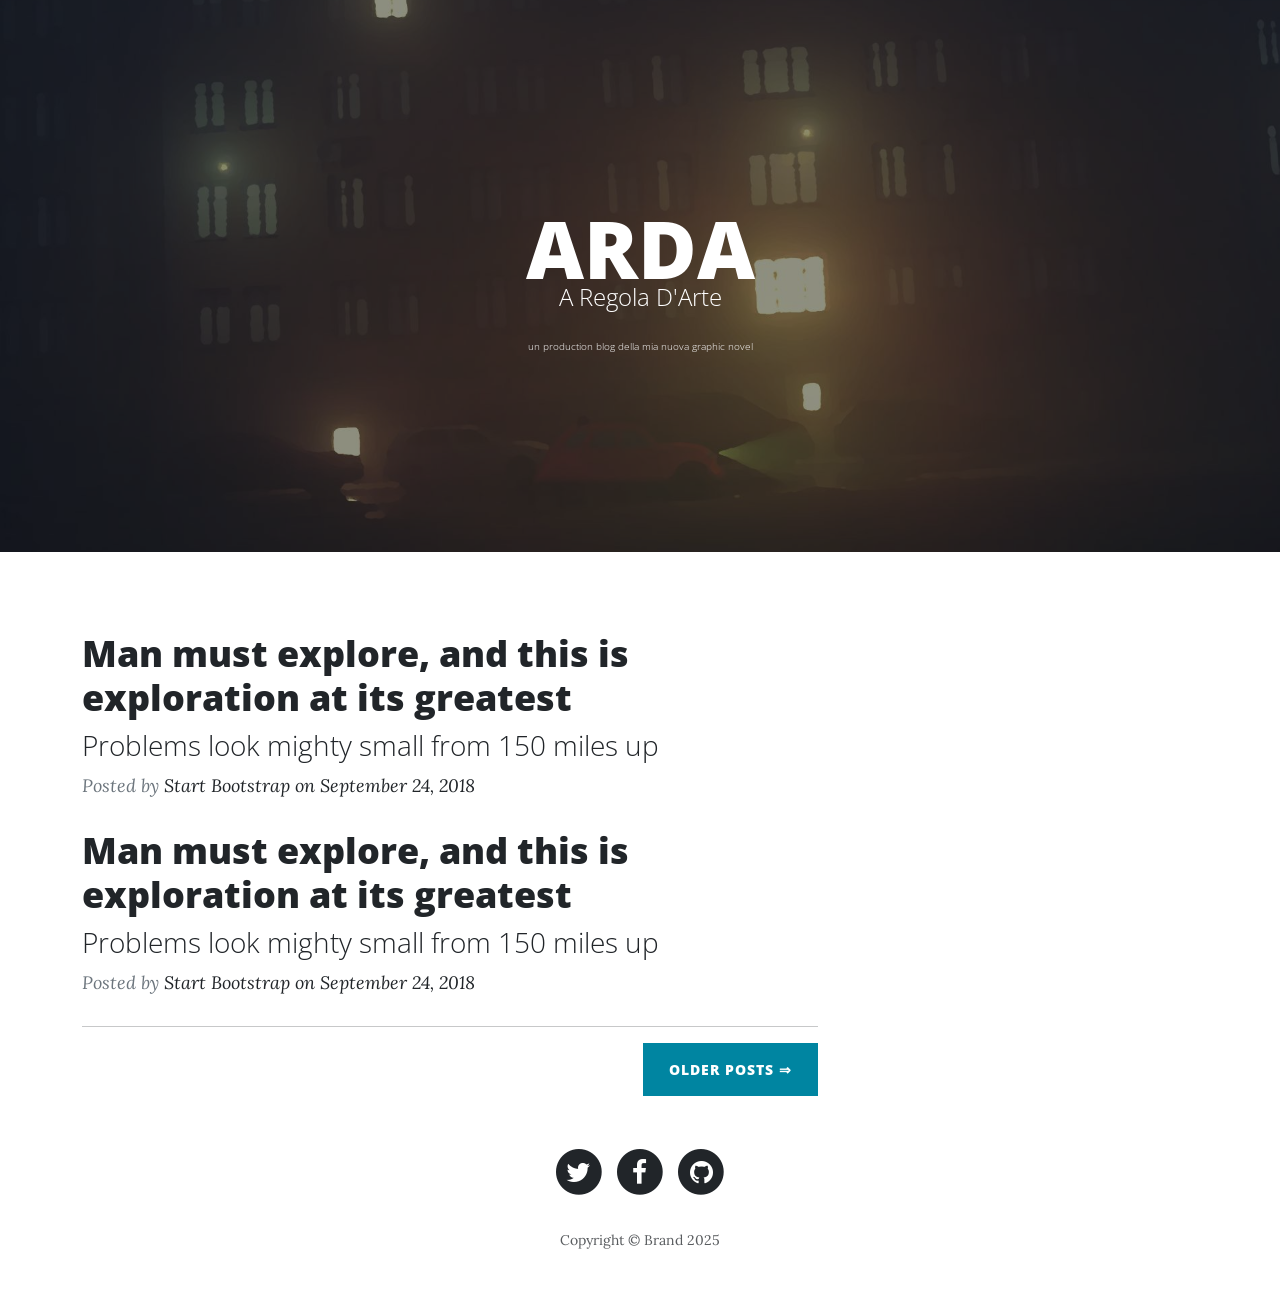
<file: index.html>
<!DOCTYPE html><html data-bs-theme="light" lang="en"><head><meta charset="utf-8"><meta name="viewport" content="width=device-width, initial-scale=1.0, shrink-to-fit=no"><title>Home - Brand</title><link rel="stylesheet" href="assets/bootstrap/css/bootstrap.min.css"><link rel="stylesheet" href="https://cdnjs.cloudflare.com/ajax/libs/font-awesome/4.7.0/css/font-awesome.min.css"><link rel="stylesheet" href="assets/css/styles.min.css"></head><body><header class="masthead" style="background: url(&quot;assets/img/cover-1.jpg&quot;) bottom / cover;"><div class="overlay"></div><div class="container"><div class="row"><div class="col-md-10 col-lg-8 position-relative mx-auto"><div class="site-heading"><h1>ARDA</h1><span class="subheading" style="margin-top: -20px;">A Regola D'Arte</span><span class="subheading" style="font-size: 10px;margin-top: 31px;">un production blog della mia nuova graphic novel</span></div></div></div></div></header><div class="container"><div class="row"><div class="col-md-10 col-lg-8"><div class="post-preview"><a href="posts/post.html"><h2 class="post-title">Man must explore, and this is exploration at its greatest</h2><h3 class="post-subtitle">Problems look mighty small from 150 miles up</h3></a><p class="post-meta">Posted by&nbsp;<a href="#">Start Bootstrap on September 24, 2018</a></p></div><div class="post-preview"><a href="posts/post-1.html"><h2 class="post-title">Man must explore, and this is exploration at its greatest</h2><h3 class="post-subtitle">Problems look mighty small from 150 miles up</h3></a><p class="post-meta">Posted by&nbsp;<a href="#">Start Bootstrap on September 24, 2018</a></p></div><hr><div class="clearfix"><button class="btn btn-primary float-end" type="button">Older Posts&nbsp;⇒</button></div></div></div></div><footer><div class="container"><div class="row"><div class="col-md-10 col-lg-8 mx-auto"><ul class="list-inline text-center"><li class="list-inline-item"><span class="fa-stack fa-lg"><i class="fa fa-circle fa-stack-2x"></i><i class="fa fa-twitter fa-stack-1x fa-inverse"></i></span></li><li class="list-inline-item"><span class="fa-stack fa-lg"><i class="fa fa-circle fa-stack-2x"></i><i class="fa fa-facebook fa-stack-1x fa-inverse"></i></span></li><li class="list-inline-item"><span class="fa-stack fa-lg"><i class="fa fa-circle fa-stack-2x"></i><i class="fa fa-github fa-stack-1x fa-inverse"></i></span></li></ul><p class="text-muted copyright">Copyright&nbsp;©&nbsp;Brand 2025</p></div></div></div></footer><script src="https://cdn.jsdelivr.net/npm/bootstrap@5.3.8/dist/js/bootstrap.bundle.min.js"></script><script src="assets/js/script.min.js"></script></body></html>
</file>
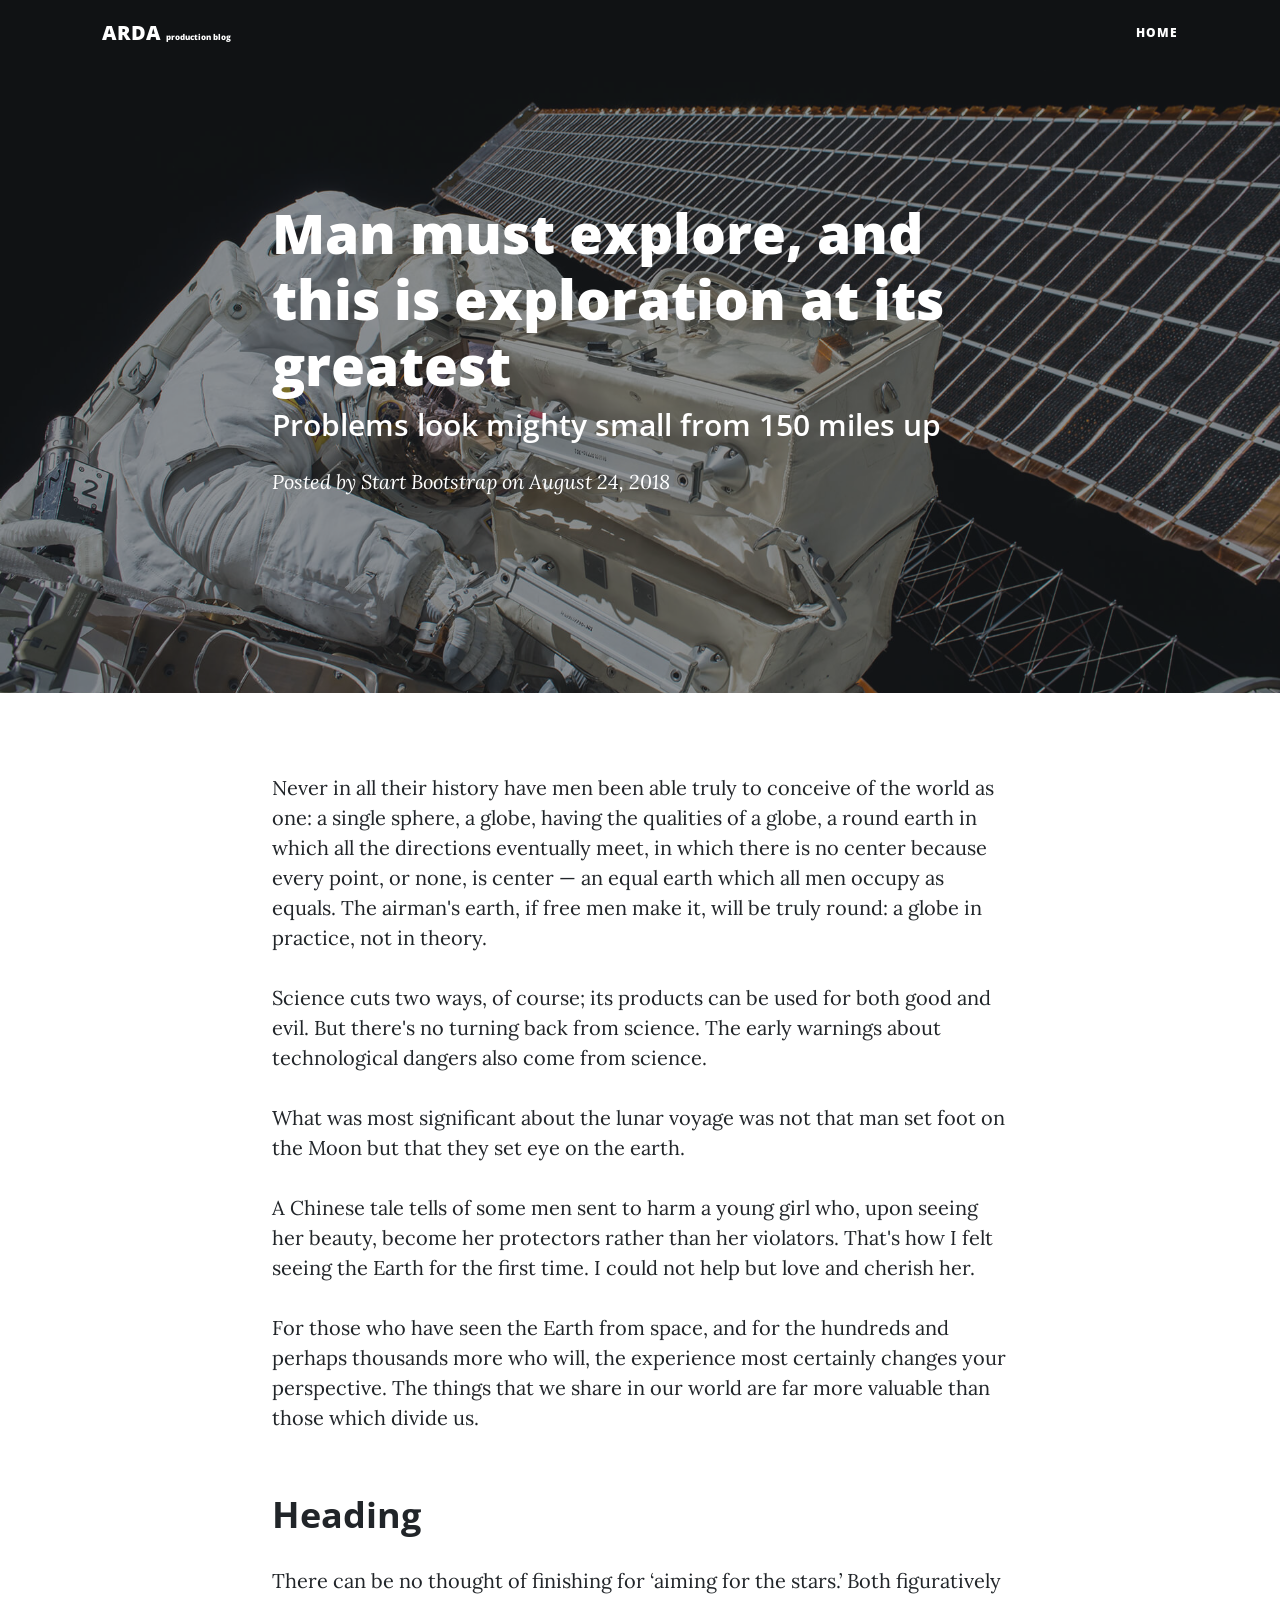
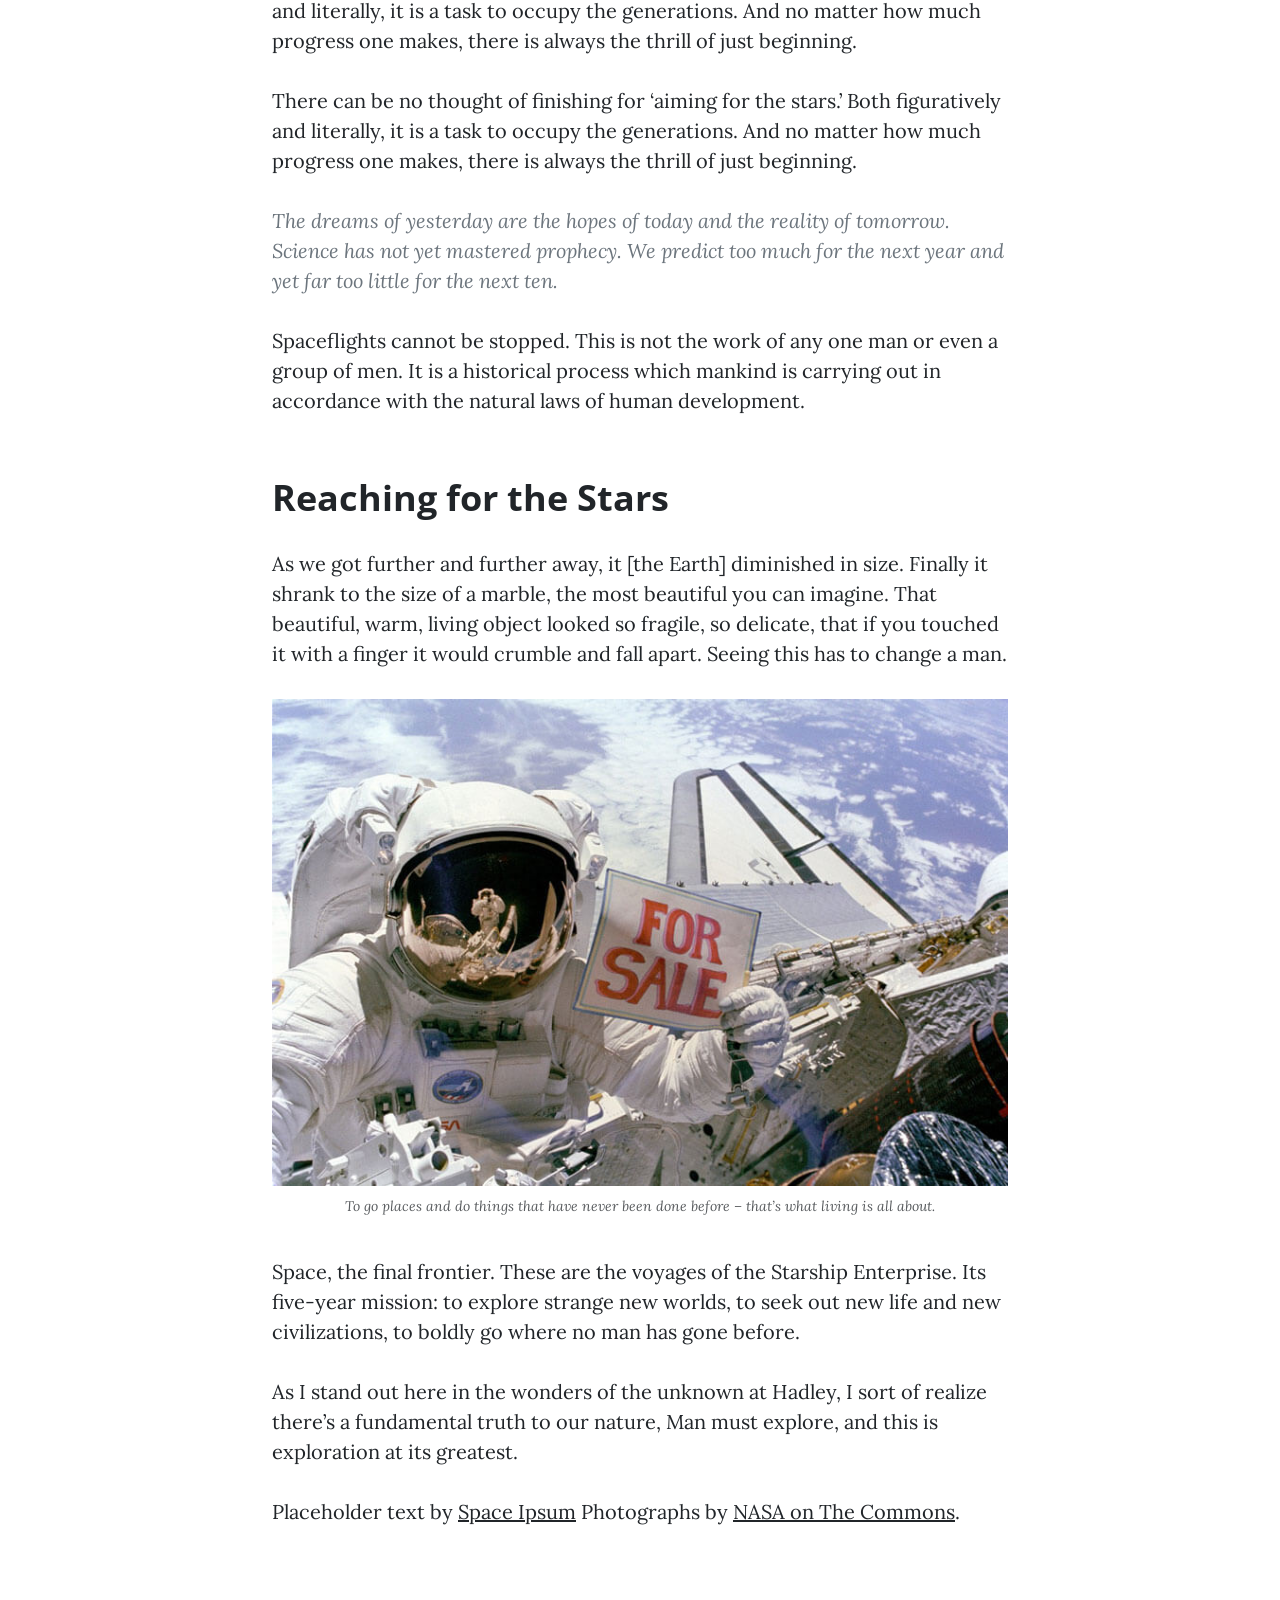
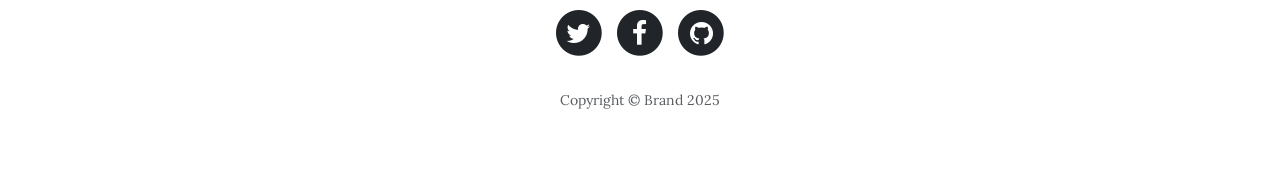
<file: post.html>
<!DOCTYPE html><html data-bs-theme="light" lang="en"><head><meta charset="utf-8"><meta name="viewport" content="width=device-width, initial-scale=1.0, shrink-to-fit=no"><title>Blog Post - Brand</title><link rel="stylesheet" href="assets/bootstrap/css/bootstrap.min.css"><link rel="stylesheet" href="https://cdnjs.cloudflare.com/ajax/libs/font-awesome/4.7.0/css/font-awesome.min.css"><link rel="stylesheet" href="assets/css/styles.min.css"></head><body><nav class="navbar navbar-expand-lg fixed-top" id="mainNav"><div class="container"><a class="navbar-brand" href="index.html">ARDA&nbsp;<span style="font-size: 8px;">production blog</span></a><button class="navbar-toggler" data-bs-toggle="collapse" data-bs-target="#navbarResponsive" aria-controls="navbarResponsive" aria-expanded="false" aria-label="Toggle navigation"><i class="fa fa-bars"></i></button><div class="collapse navbar-collapse" id="navbarResponsive"><ul class="navbar-nav ms-auto"><li class="nav-item"><a class="nav-link" href="index.html">Home</a></li></ul></div></div></nav><header class="masthead" style="background-image:url('assets/img/post-bg.jpg');"><div class="overlay"></div><div class="container"><div class="row"><div class="col-md-10 col-lg-8 position-relative mx-auto"><div class="post-heading"><h1>Man must explore, and this is exploration at its greatest</h1><h2 class="subheading">Problems look mighty small from 150 miles up</h2><span class="meta">Posted by&nbsp;<a href="#">Start Bootstrap</a>&nbsp;on August 24, 2018</span></div></div></div></div></header><article><div class="container"><div class="row"><div class="col-md-10 col-lg-8 mx-auto"><p>Never in all their history have men been able truly to conceive of the world as one: a single sphere, a globe, having the qualities of a globe, a round earth in which all the directions eventually meet, in which there is no center because every point, or none, is center — an equal earth which all men occupy as equals. The airman's earth, if free men make it, will be truly round: a globe in practice, not in theory.</p><p>Science cuts two ways, of course; its products can be used for both good and evil. But there's no turning back from science. The early warnings about technological dangers also come from science.</p><p>What was most significant about the lunar voyage was not that man set foot on the Moon but that they set eye on the earth.</p><p>A Chinese tale tells of some men sent to harm a young girl who, upon seeing her beauty, become her protectors rather than her violators. That's how I felt seeing the Earth for the first time. I could not help but love and cherish her.</p><p>For those who have seen the Earth from space, and for the hundreds and perhaps thousands more who will, the experience most certainly changes your perspective. The things that we share in our world are far more valuable than those which divide us.</p><h2 class="section-heading">Heading</h2><p>There can be no thought of finishing for ‘aiming for the stars.’ Both figuratively and literally, it is a task to occupy the generations. And no matter how much progress one makes, there is always the thrill of just beginning.</p><p>There can be no thought of finishing for ‘aiming for the stars.’ Both figuratively and literally, it is a task to occupy the generations. And no matter how much progress one makes, there is always the thrill of just beginning.</p><figure><blockquote class="blockquote"><p class="mb-0">The dreams of yesterday are the hopes of today and the reality of tomorrow. Science has not yet mastered prophecy. We predict too much for the next year and yet far too little for the next ten.</p></blockquote></figure><p>Spaceflights cannot be stopped. This is not the work of any one man or even a group of men. It is a historical process which mankind is carrying out in accordance with the natural laws of human development.</p><h2 class="section-heading">Reaching for the Stars</h2><p>As we got further and further away, it [the Earth] diminished in size. Finally it shrank to the size of a marble, the most beautiful you can imagine. That beautiful, warm, living object looked so fragile, so delicate, that if you touched it with a finger it would crumble and fall apart. Seeing this has to change a man.</p><a href="#"><img class="img-fluid" src="assets/img/post-sample-image.jpg"></a><span class="text-muted caption">To go places and do things that have never been done before – that’s what living is all about.</span><p>Space, the final frontier. These are the voyages of the Starship Enterprise. Its five-year mission: to explore strange new worlds, to seek out new life and new civilizations, to boldly go where no man has gone before.</p><p>As I stand out here in the wonders of the unknown at Hadley, I sort of realize there’s a fundamental truth to our nature, Man must explore, and this is exploration at its greatest.</p><p><span>Placeholder text by&nbsp;</span><a href="http://spaceipsum.com">Space Ipsum</a><span>&nbsp;Photographs by&nbsp;</span><a href="https://www.flickr.com/photos/nasacommons/">NASA on The Commons</a>.</p></div></div></div></article><footer><div class="container"><div class="row"><div class="col-md-10 col-lg-8 mx-auto"><ul class="list-inline text-center"><li class="list-inline-item"><span class="fa-stack fa-lg"><i class="fa fa-circle fa-stack-2x"></i><i class="fa fa-twitter fa-stack-1x fa-inverse"></i></span></li><li class="list-inline-item"><span class="fa-stack fa-lg"><i class="fa fa-circle fa-stack-2x"></i><i class="fa fa-facebook fa-stack-1x fa-inverse"></i></span></li><li class="list-inline-item"><span class="fa-stack fa-lg"><i class="fa fa-circle fa-stack-2x"></i><i class="fa fa-github fa-stack-1x fa-inverse"></i></span></li></ul><p class="text-muted copyright">Copyright&nbsp;©&nbsp;Brand 2025</p></div></div></div></footer><script src="https://cdn.jsdelivr.net/npm/bootstrap@5.3.8/dist/js/bootstrap.bundle.min.js"></script><script src="assets/js/script.min.js"></script></body></html>
</file>
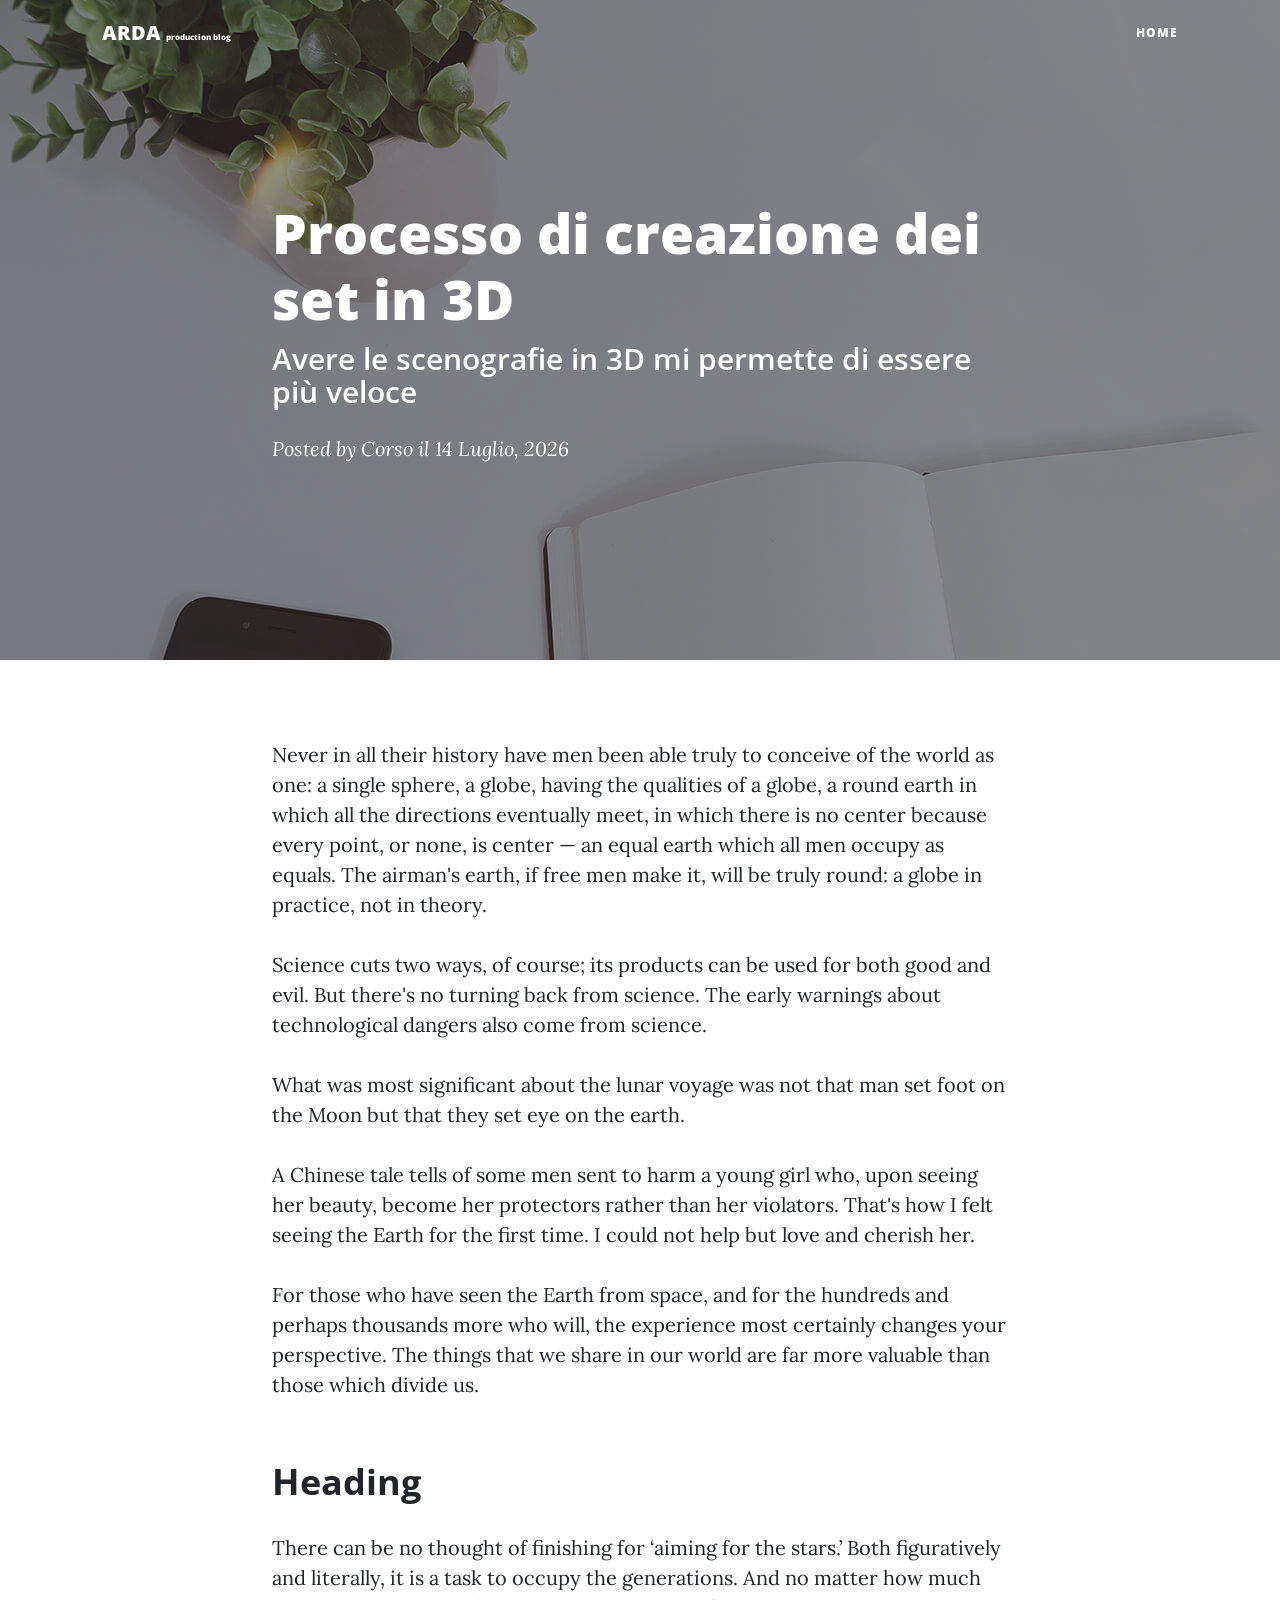
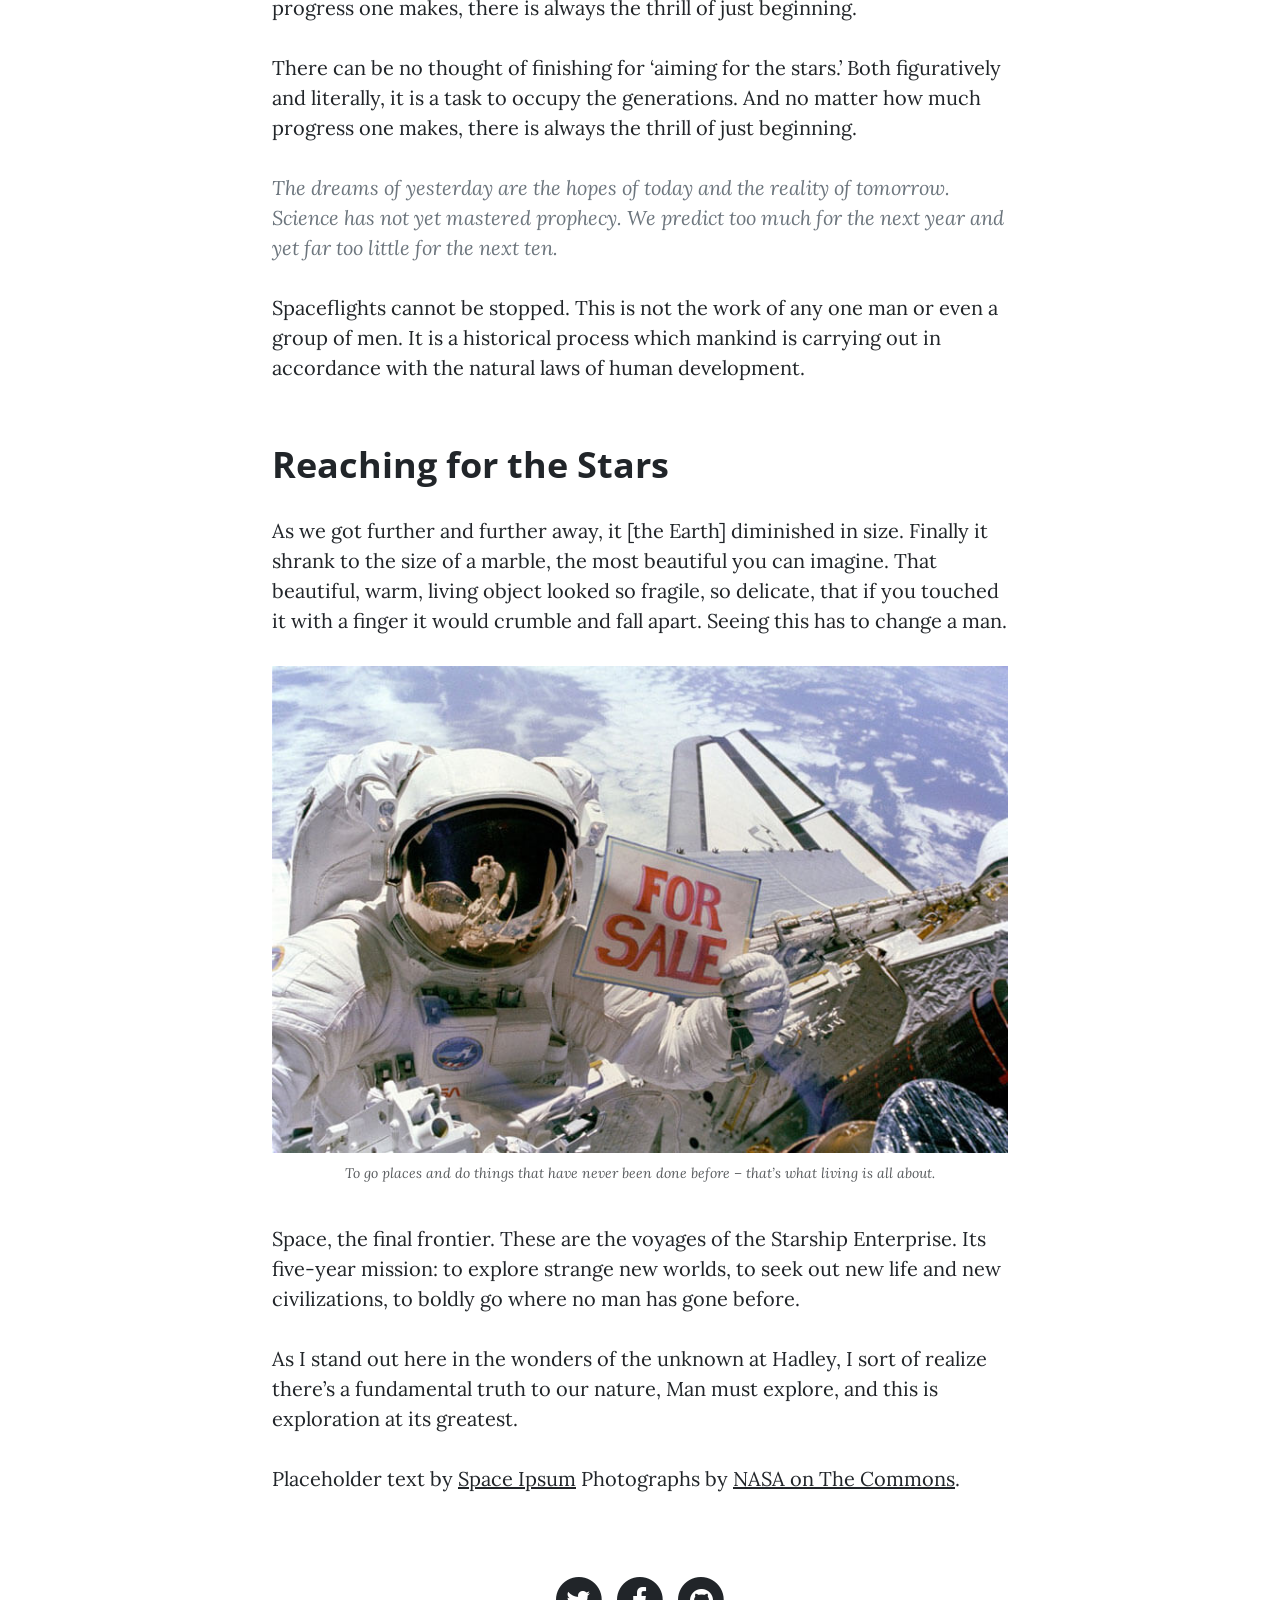
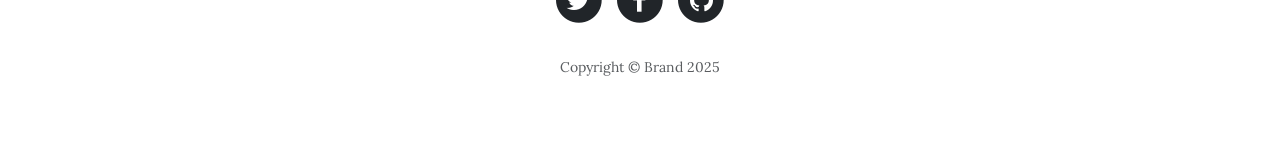
<file: posts/post-1.html>
<!DOCTYPE html><html data-bs-theme="light" lang="en"><head><meta charset="utf-8"><meta name="viewport" content="width=device-width, initial-scale=1.0, shrink-to-fit=no"><title>Preparazione dei set in 3D</title><meta property="og:image" content="../assets/img/home-bg.jpg"><link rel="stylesheet" href="../assets/bootstrap/css/bootstrap.min.css"><link rel="stylesheet" href="https://cdnjs.cloudflare.com/ajax/libs/font-awesome/4.7.0/css/font-awesome.min.css"><link rel="stylesheet" href="../assets/css/styles.min.css"></head><body><nav class="navbar navbar-expand-lg fixed-top" id="mainNav"><div class="container"><a class="navbar-brand" href="../index.html">ARDA&nbsp;<span style="font-size: 8px;">production blog</span></a><button class="navbar-toggler" data-bs-toggle="collapse" data-bs-target="#navbarResponsive" aria-controls="navbarResponsive" aria-expanded="false" aria-label="Toggle navigation"><i class="fa fa-bars"></i></button><div class="collapse navbar-collapse" id="navbarResponsive"><ul class="navbar-nav ms-auto"><li class="nav-item"><a class="nav-link" href="../index.html">Home</a></li></ul></div></div></nav><header class="masthead" style="background: url(&quot;../assets/img/home-bg.jpg&quot;);"><div class="overlay"></div><div class="container"><div class="row"><div class="col-md-10 col-lg-8 position-relative mx-auto"><div class="post-heading"><h1>Processo di creazione dei set in 3D</h1><h2 class="subheading">Avere le scenografie in 3D mi permette di essere più veloce</h2><span class="meta">Posted by&nbsp;<a href="#">Corso</a>&nbsp;il 14 Luglio, 2026</span></div></div></div></div></header><article><div class="container"><div class="row"><div class="col-md-10 col-lg-8 mx-auto"><p>Never in all their history have men been able truly to conceive of the world as one: a single sphere, a globe, having the qualities of a globe, a round earth in which all the directions eventually meet, in which there is no center because every point, or none, is center — an equal earth which all men occupy as equals. The airman's earth, if free men make it, will be truly round: a globe in practice, not in theory.</p><p>Science cuts two ways, of course; its products can be used for both good and evil. But there's no turning back from science. The early warnings about technological dangers also come from science.</p><p>What was most significant about the lunar voyage was not that man set foot on the Moon but that they set eye on the earth.</p><p>A Chinese tale tells of some men sent to harm a young girl who, upon seeing her beauty, become her protectors rather than her violators. That's how I felt seeing the Earth for the first time. I could not help but love and cherish her.</p><p>For those who have seen the Earth from space, and for the hundreds and perhaps thousands more who will, the experience most certainly changes your perspective. The things that we share in our world are far more valuable than those which divide us.</p><h2 class="section-heading">Heading</h2><p>There can be no thought of finishing for ‘aiming for the stars.’ Both figuratively and literally, it is a task to occupy the generations. And no matter how much progress one makes, there is always the thrill of just beginning.</p><p>There can be no thought of finishing for ‘aiming for the stars.’ Both figuratively and literally, it is a task to occupy the generations. And no matter how much progress one makes, there is always the thrill of just beginning.</p><figure><blockquote class="blockquote"><p class="mb-0">The dreams of yesterday are the hopes of today and the reality of tomorrow. Science has not yet mastered prophecy. We predict too much for the next year and yet far too little for the next ten.</p></blockquote></figure><p>Spaceflights cannot be stopped. This is not the work of any one man or even a group of men. It is a historical process which mankind is carrying out in accordance with the natural laws of human development.</p><h2 class="section-heading">Reaching for the Stars</h2><p>As we got further and further away, it [the Earth] diminished in size. Finally it shrank to the size of a marble, the most beautiful you can imagine. That beautiful, warm, living object looked so fragile, so delicate, that if you touched it with a finger it would crumble and fall apart. Seeing this has to change a man.</p><a href="#"><img class="img-fluid" src="../assets/img/post-sample-image.jpg"></a><span class="text-muted caption">To go places and do things that have never been done before – that’s what living is all about.</span><p>Space, the final frontier. These are the voyages of the Starship Enterprise. Its five-year mission: to explore strange new worlds, to seek out new life and new civilizations, to boldly go where no man has gone before.</p><p>As I stand out here in the wonders of the unknown at Hadley, I sort of realize there’s a fundamental truth to our nature, Man must explore, and this is exploration at its greatest.</p><p><span>Placeholder text by&nbsp;</span><a href="http://spaceipsum.com">Space Ipsum</a><span>&nbsp;Photographs by&nbsp;</span><a href="https://www.flickr.com/photos/nasacommons/">NASA on The Commons</a>.</p></div></div></div></article><footer><div class="container"><div class="row"><div class="col-md-10 col-lg-8 mx-auto"><ul class="list-inline text-center"><li class="list-inline-item"><span class="fa-stack fa-lg"><i class="fa fa-circle fa-stack-2x"></i><i class="fa fa-twitter fa-stack-1x fa-inverse"></i></span></li><li class="list-inline-item"><span class="fa-stack fa-lg"><i class="fa fa-circle fa-stack-2x"></i><i class="fa fa-facebook fa-stack-1x fa-inverse"></i></span></li><li class="list-inline-item"><span class="fa-stack fa-lg"><i class="fa fa-circle fa-stack-2x"></i><i class="fa fa-github fa-stack-1x fa-inverse"></i></span></li></ul><p class="text-muted copyright">Copyright&nbsp;©&nbsp;Brand 2025</p></div></div></div></footer><script src="https://cdn.jsdelivr.net/npm/bootstrap@5.3.8/dist/js/bootstrap.bundle.min.js"></script><script src="../assets/js/script.min.js"></script></body></html>
</file>
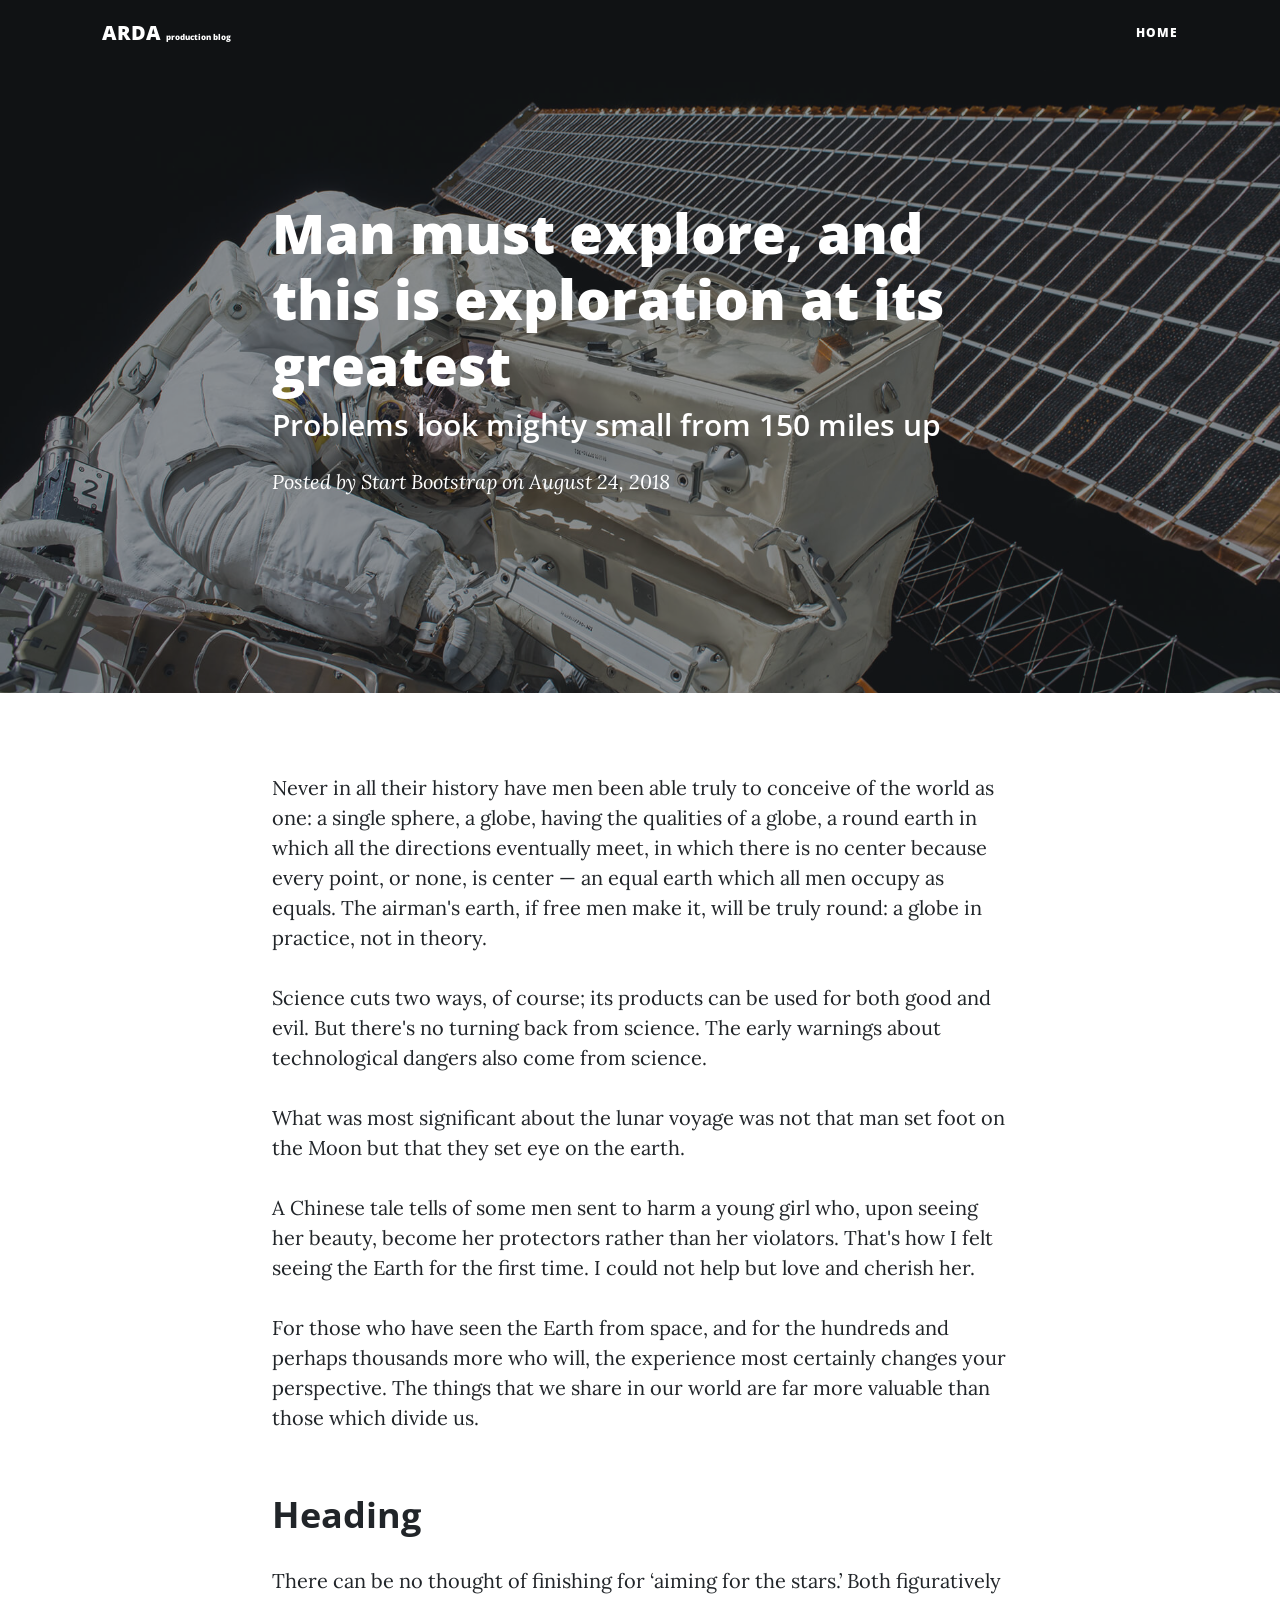
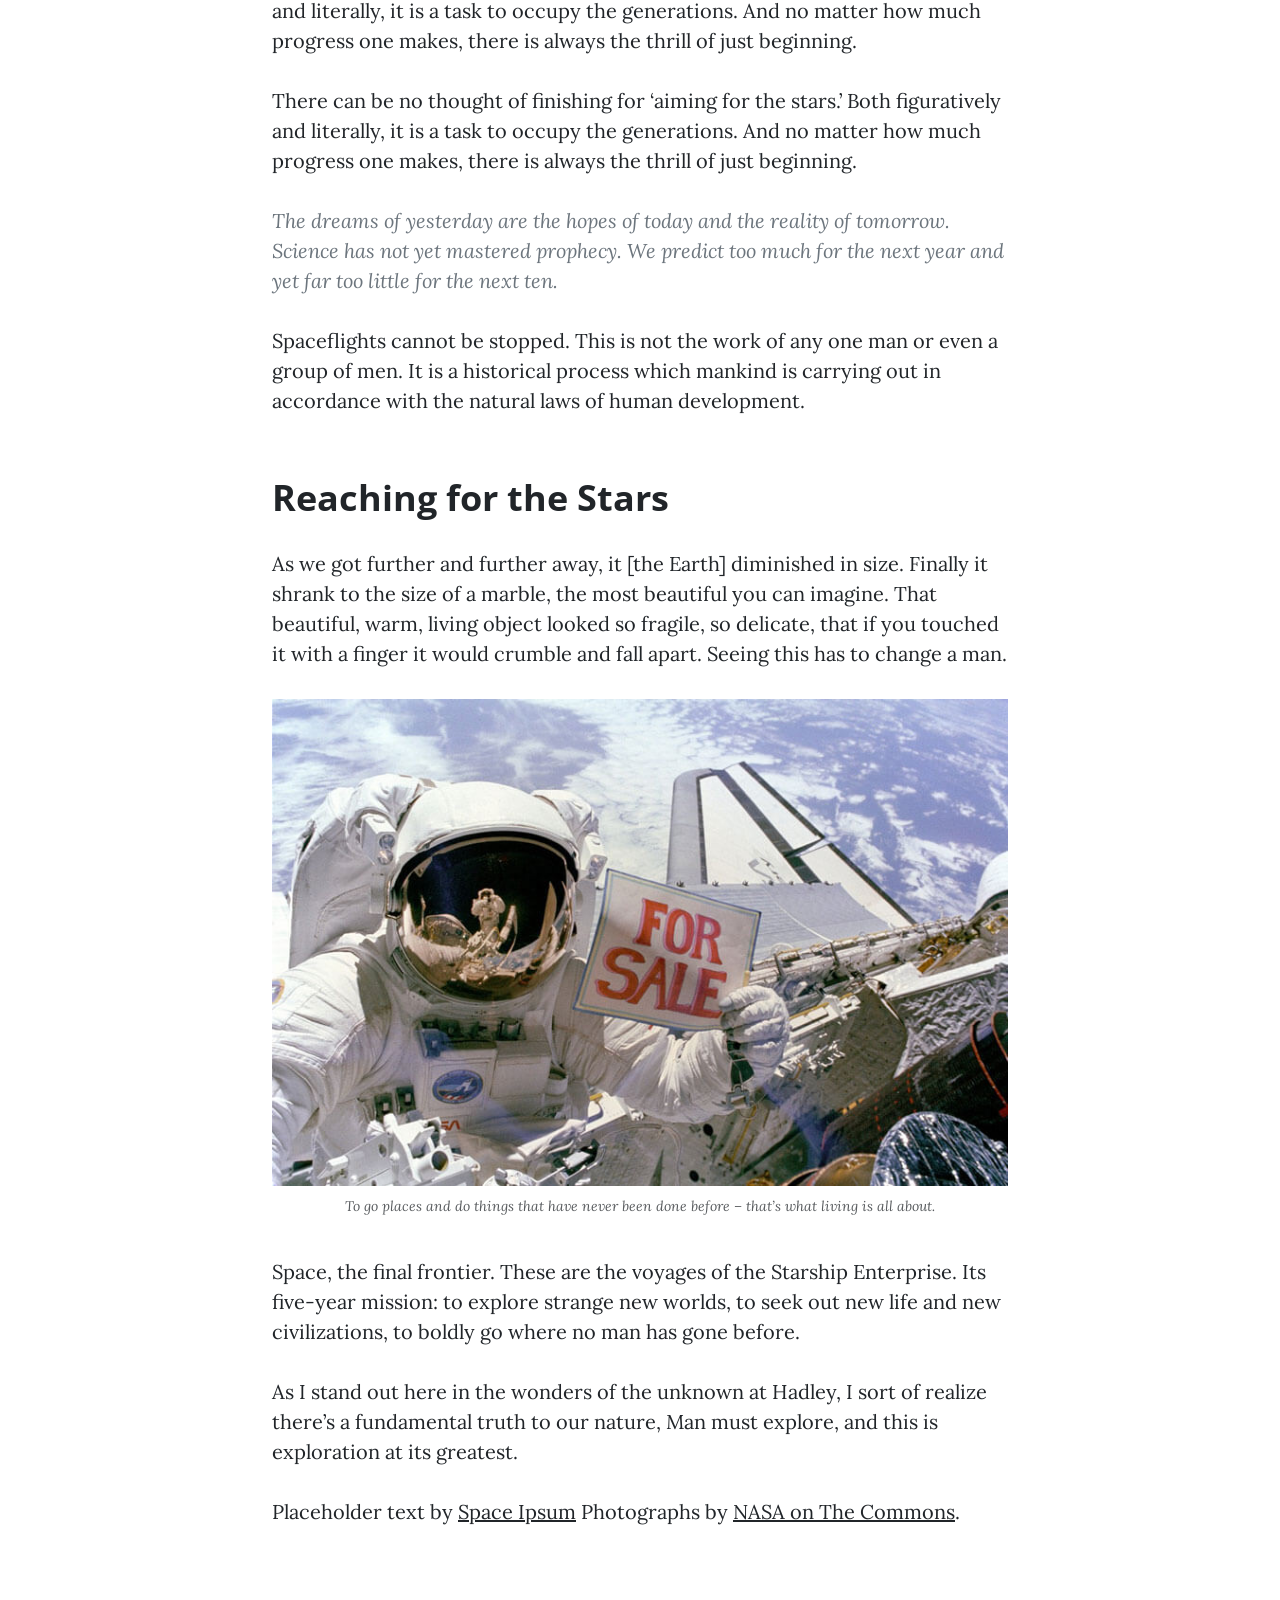
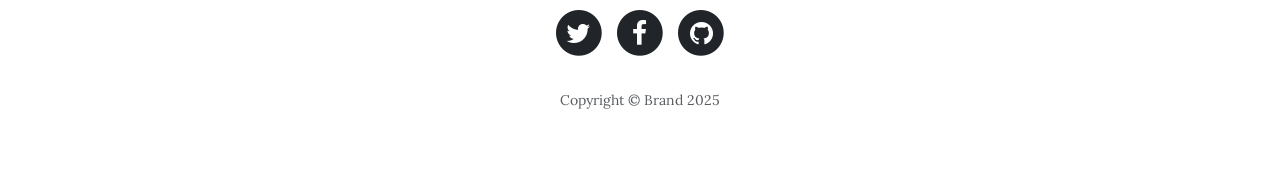
<file: posts/post.html>
<!DOCTYPE html><html data-bs-theme="light" lang="en"><head><meta charset="utf-8"><meta name="viewport" content="width=device-width, initial-scale=1.0, shrink-to-fit=no"><title>Blog Post - Brand</title><link rel="stylesheet" href="../assets/bootstrap/css/bootstrap.min.css"><link rel="stylesheet" href="https://cdnjs.cloudflare.com/ajax/libs/font-awesome/4.7.0/css/font-awesome.min.css"><link rel="stylesheet" href="../assets/css/styles.min.css"></head><body><nav class="navbar navbar-expand-lg fixed-top" id="mainNav"><div class="container"><a class="navbar-brand" href="../index.html">ARDA&nbsp;<span style="font-size: 8px;">production blog</span></a><button class="navbar-toggler" data-bs-toggle="collapse" data-bs-target="#navbarResponsive" aria-controls="navbarResponsive" aria-expanded="false" aria-label="Toggle navigation"><i class="fa fa-bars"></i></button><div class="collapse navbar-collapse" id="navbarResponsive"><ul class="navbar-nav ms-auto"><li class="nav-item"><a class="nav-link" href="../index.html">Home</a></li></ul></div></div></nav><header class="masthead" style="background-image:url('../assets/img/post-bg.jpg');"><div class="overlay"></div><div class="container"><div class="row"><div class="col-md-10 col-lg-8 position-relative mx-auto"><div class="post-heading"><h1>Man must explore, and this is exploration at its greatest</h1><h2 class="subheading">Problems look mighty small from 150 miles up</h2><span class="meta">Posted by&nbsp;<a href="#">Start Bootstrap</a>&nbsp;on August 24, 2018</span></div></div></div></div></header><article><div class="container"><div class="row"><div class="col-md-10 col-lg-8 mx-auto"><p>Never in all their history have men been able truly to conceive of the world as one: a single sphere, a globe, having the qualities of a globe, a round earth in which all the directions eventually meet, in which there is no center because every point, or none, is center — an equal earth which all men occupy as equals. The airman's earth, if free men make it, will be truly round: a globe in practice, not in theory.</p><p>Science cuts two ways, of course; its products can be used for both good and evil. But there's no turning back from science. The early warnings about technological dangers also come from science.</p><p>What was most significant about the lunar voyage was not that man set foot on the Moon but that they set eye on the earth.</p><p>A Chinese tale tells of some men sent to harm a young girl who, upon seeing her beauty, become her protectors rather than her violators. That's how I felt seeing the Earth for the first time. I could not help but love and cherish her.</p><p>For those who have seen the Earth from space, and for the hundreds and perhaps thousands more who will, the experience most certainly changes your perspective. The things that we share in our world are far more valuable than those which divide us.</p><h2 class="section-heading">Heading</h2><p>There can be no thought of finishing for ‘aiming for the stars.’ Both figuratively and literally, it is a task to occupy the generations. And no matter how much progress one makes, there is always the thrill of just beginning.</p><p>There can be no thought of finishing for ‘aiming for the stars.’ Both figuratively and literally, it is a task to occupy the generations. And no matter how much progress one makes, there is always the thrill of just beginning.</p><figure><blockquote class="blockquote"><p class="mb-0">The dreams of yesterday are the hopes of today and the reality of tomorrow. Science has not yet mastered prophecy. We predict too much for the next year and yet far too little for the next ten.</p></blockquote></figure><p>Spaceflights cannot be stopped. This is not the work of any one man or even a group of men. It is a historical process which mankind is carrying out in accordance with the natural laws of human development.</p><h2 class="section-heading">Reaching for the Stars</h2><p>As we got further and further away, it [the Earth] diminished in size. Finally it shrank to the size of a marble, the most beautiful you can imagine. That beautiful, warm, living object looked so fragile, so delicate, that if you touched it with a finger it would crumble and fall apart. Seeing this has to change a man.</p><a href="#"><img class="img-fluid" src="../assets/img/post-sample-image.jpg"></a><span class="text-muted caption">To go places and do things that have never been done before – that’s what living is all about.</span><p>Space, the final frontier. These are the voyages of the Starship Enterprise. Its five-year mission: to explore strange new worlds, to seek out new life and new civilizations, to boldly go where no man has gone before.</p><p>As I stand out here in the wonders of the unknown at Hadley, I sort of realize there’s a fundamental truth to our nature, Man must explore, and this is exploration at its greatest.</p><p><span>Placeholder text by&nbsp;</span><a href="http://spaceipsum.com">Space Ipsum</a><span>&nbsp;Photographs by&nbsp;</span><a href="https://www.flickr.com/photos/nasacommons/">NASA on The Commons</a>.</p></div></div></div></article><footer><div class="container"><div class="row"><div class="col-md-10 col-lg-8 mx-auto"><ul class="list-inline text-center"><li class="list-inline-item"><span class="fa-stack fa-lg"><i class="fa fa-circle fa-stack-2x"></i><i class="fa fa-twitter fa-stack-1x fa-inverse"></i></span></li><li class="list-inline-item"><span class="fa-stack fa-lg"><i class="fa fa-circle fa-stack-2x"></i><i class="fa fa-facebook fa-stack-1x fa-inverse"></i></span></li><li class="list-inline-item"><span class="fa-stack fa-lg"><i class="fa fa-circle fa-stack-2x"></i><i class="fa fa-github fa-stack-1x fa-inverse"></i></span></li></ul><p class="text-muted copyright">Copyright&nbsp;©&nbsp;Brand 2025</p></div></div></div></footer><script src="https://cdn.jsdelivr.net/npm/bootstrap@5.3.8/dist/js/bootstrap.bundle.min.js"></script><script src="../assets/js/script.min.js"></script></body></html>
</file>
<file: assets/css/styles.min.css>
@font-face{font-family:Lora;src:url(../../assets/fonts/Lora-5819bfc4b4c5b1d4834577d8e6a1f21a.woff2) format('woff2');font-weight:400;font-style:italic;font-display:swap;unicode-range:U+0460-052F,U+1C80-1C8A,U+20B4,U+2DE0-2DFF,U+A640-A69F,U+FE2E-FE2F}@font-face{font-family:Lora;src:url(../../assets/fonts/Lora-d67fb992ac2d7678e5277177a65821d2.woff2) format('woff2');font-weight:400;font-style:italic;font-display:swap;unicode-range:U+0301,U+0400-045F,U+0490-0491,U+04B0-04B1,U+2116}@font-face{font-family:Lora;src:url(../../assets/fonts/Lora-a846cca8a8eac53cd7dea0ee692b0ac4.woff2) format('woff2');font-weight:400;font-style:italic;font-display:swap;unicode-range:U+0302-0303,U+0305,U+0307-0308,U+0310,U+0312,U+0315,U+031A,U+0326-0327,U+032C,U+032F-0330,U+0332-0333,U+0338,U+033A,U+0346,U+034D,U+0391-03A1,U+03A3-03A9,U+03B1-03C9,U+03D1,U+03D5-03D6,U+03F0-03F1,U+03F4-03F5,U+2016-2017,U+2034-2038,U+203C,U+2040,U+2043,U+2047,U+2050,U+2057,U+205F,U+2070-2071,U+2074-208E,U+2090-209C,U+20D0-20DC,U+20E1,U+20E5-20EF,U+2100-2112,U+2114-2115,U+2117-2121,U+2123-214F,U+2190,U+2192,U+2194-21AE,U+21B0-21E5,U+21F1-21F2,U+21F4-2211,U+2213-2214,U+2216-22FF,U+2308-230B,U+2310,U+2319,U+231C-2321,U+2336-237A,U+237C,U+2395,U+239B-23B7,U+23D0,U+23DC-23E1,U+2474-2475,U+25AF,U+25B3,U+25B7,U+25BD,U+25C1,U+25CA,U+25CC,U+25FB,U+266D-266F,U+27C0-27FF,U+2900-2AFF,U+2B0E-2B11,U+2B30-2B4C,U+2BFE,U+3030,U+FF5B,U+FF5D,U+1D400-1D7FF,U+1EE00-1EEFF}@font-face{font-family:Lora;src:url(../../assets/fonts/Lora-e9649407873556cd3af29f331db10d25.woff2) format('woff2');font-weight:400;font-style:italic;font-display:swap;unicode-range:U+0001-000C,U+000E-001F,U+007F-009F,U+20DD-20E0,U+20E2-20E4,U+2150-218F,U+2190,U+2192,U+2194-2199,U+21AF,U+21E6-21F0,U+21F3,U+2218-2219,U+2299,U+22C4-22C6,U+2300-243F,U+2440-244A,U+2460-24FF,U+25A0-27BF,U+2800-28FF,U+2921-2922,U+2981,U+29BF,U+29EB,U+2B00-2BFF,U+4DC0-4DFF,U+FFF9-FFFB,U+10140-1018E,U+10190-1019C,U+101A0,U+101D0-101FD,U+102E0-102FB,U+10E60-10E7E,U+1D2C0-1D2D3,U+1D2E0-1D37F,U+1F000-1F0FF,U+1F100-1F1AD,U+1F1E6-1F1FF,U+1F30D-1F30F,U+1F315,U+1F31C,U+1F31E,U+1F320-1F32C,U+1F336,U+1F378,U+1F37D,U+1F382,U+1F393-1F39F,U+1F3A7-1F3A8,U+1F3AC-1F3AF,U+1F3C2,U+1F3C4-1F3C6,U+1F3CA-1F3CE,U+1F3D4-1F3E0,U+1F3ED,U+1F3F1-1F3F3,U+1F3F5-1F3F7,U+1F408,U+1F415,U+1F41F,U+1F426,U+1F43F,U+1F441-1F442,U+1F444,U+1F446-1F449,U+1F44C-1F44E,U+1F453,U+1F46A,U+1F47D,U+1F4A3,U+1F4B0,U+1F4B3,U+1F4B9,U+1F4BB,U+1F4BF,U+1F4C8-1F4CB,U+1F4D6,U+1F4DA,U+1F4DF,U+1F4E3-1F4E6,U+1F4EA-1F4ED,U+1F4F7,U+1F4F9-1F4FB,U+1F4FD-1F4FE,U+1F503,U+1F507-1F50B,U+1F50D,U+1F512-1F513,U+1F53E-1F54A,U+1F54F-1F5FA,U+1F610,U+1F650-1F67F,U+1F687,U+1F68D,U+1F691,U+1F694,U+1F698,U+1F6AD,U+1F6B2,U+1F6B9-1F6BA,U+1F6BC,U+1F6C6-1F6CF,U+1F6D3-1F6D7,U+1F6E0-1F6EA,U+1F6F0-1F6F3,U+1F6F7-1F6FC,U+1F700-1F7FF,U+1F800-1F80B,U+1F810-1F847,U+1F850-1F859,U+1F860-1F887,U+1F890-1F8AD,U+1F8B0-1F8BB,U+1F8C0-1F8C1,U+1F900-1F90B,U+1F93B,U+1F946,U+1F984,U+1F996,U+1F9E9,U+1FA00-1FA6F,U+1FA70-1FA7C,U+1FA80-1FA89,U+1FA8F-1FAC6,U+1FACE-1FADC,U+1FADF-1FAE9,U+1FAF0-1FAF8,U+1FB00-1FBFF}@font-face{font-family:Lora;src:url(../../assets/fonts/Lora-d4514cdf48c4e720cbf5d8e7e7167a10.woff2) format('woff2');font-weight:400;font-style:italic;font-display:swap;unicode-range:U+0102-0103,U+0110-0111,U+0128-0129,U+0168-0169,U+01A0-01A1,U+01AF-01B0,U+0300-0301,U+0303-0304,U+0308-0309,U+0323,U+0329,U+1EA0-1EF9,U+20AB}@font-face{font-family:Lora;src:url(../../assets/fonts/Lora-bcfa35bd81972ee3e00e34da5977115e.woff2) format('woff2');font-weight:400;font-style:italic;font-display:swap;unicode-range:U+0100-02BA,U+02BD-02C5,U+02C7-02CC,U+02CE-02D7,U+02DD-02FF,U+0304,U+0308,U+0329,U+1D00-1DBF,U+1E00-1E9F,U+1EF2-1EFF,U+2020,U+20A0-20AB,U+20AD-20C0,U+2113,U+2C60-2C7F,U+A720-A7FF}@font-face{font-family:Lora;src:url(../../assets/fonts/Lora-44098e1a55f6afb5f7c38336ec058182.woff2) format('woff2');font-weight:400;font-style:italic;font-display:swap;unicode-range:U+0000-00FF,U+0131,U+0152-0153,U+02BB-02BC,U+02C6,U+02DA,U+02DC,U+0304,U+0308,U+0329,U+2000-206F,U+20AC,U+2122,U+2191,U+2193,U+2212,U+2215,U+FEFF,U+FFFD}@font-face{font-family:Lora;src:url(../../assets/fonts/Lora-5819bfc4b4c5b1d4834577d8e6a1f21a.woff2) format('woff2');font-weight:700;font-style:italic;font-display:swap;unicode-range:U+0460-052F,U+1C80-1C8A,U+20B4,U+2DE0-2DFF,U+A640-A69F,U+FE2E-FE2F}@font-face{font-family:Lora;src:url(../../assets/fonts/Lora-d67fb992ac2d7678e5277177a65821d2.woff2) format('woff2');font-weight:700;font-style:italic;font-display:swap;unicode-range:U+0301,U+0400-045F,U+0490-0491,U+04B0-04B1,U+2116}@font-face{font-family:Lora;src:url(../../assets/fonts/Lora-a846cca8a8eac53cd7dea0ee692b0ac4.woff2) format('woff2');font-weight:700;font-style:italic;font-display:swap;unicode-range:U+0302-0303,U+0305,U+0307-0308,U+0310,U+0312,U+0315,U+031A,U+0326-0327,U+032C,U+032F-0330,U+0332-0333,U+0338,U+033A,U+0346,U+034D,U+0391-03A1,U+03A3-03A9,U+03B1-03C9,U+03D1,U+03D5-03D6,U+03F0-03F1,U+03F4-03F5,U+2016-2017,U+2034-2038,U+203C,U+2040,U+2043,U+2047,U+2050,U+2057,U+205F,U+2070-2071,U+2074-208E,U+2090-209C,U+20D0-20DC,U+20E1,U+20E5-20EF,U+2100-2112,U+2114-2115,U+2117-2121,U+2123-214F,U+2190,U+2192,U+2194-21AE,U+21B0-21E5,U+21F1-21F2,U+21F4-2211,U+2213-2214,U+2216-22FF,U+2308-230B,U+2310,U+2319,U+231C-2321,U+2336-237A,U+237C,U+2395,U+239B-23B7,U+23D0,U+23DC-23E1,U+2474-2475,U+25AF,U+25B3,U+25B7,U+25BD,U+25C1,U+25CA,U+25CC,U+25FB,U+266D-266F,U+27C0-27FF,U+2900-2AFF,U+2B0E-2B11,U+2B30-2B4C,U+2BFE,U+3030,U+FF5B,U+FF5D,U+1D400-1D7FF,U+1EE00-1EEFF}@font-face{font-family:Lora;src:url(../../assets/fonts/Lora-e9649407873556cd3af29f331db10d25.woff2) format('woff2');font-weight:700;font-style:italic;font-display:swap;unicode-range:U+0001-000C,U+000E-001F,U+007F-009F,U+20DD-20E0,U+20E2-20E4,U+2150-218F,U+2190,U+2192,U+2194-2199,U+21AF,U+21E6-21F0,U+21F3,U+2218-2219,U+2299,U+22C4-22C6,U+2300-243F,U+2440-244A,U+2460-24FF,U+25A0-27BF,U+2800-28FF,U+2921-2922,U+2981,U+29BF,U+29EB,U+2B00-2BFF,U+4DC0-4DFF,U+FFF9-FFFB,U+10140-1018E,U+10190-1019C,U+101A0,U+101D0-101FD,U+102E0-102FB,U+10E60-10E7E,U+1D2C0-1D2D3,U+1D2E0-1D37F,U+1F000-1F0FF,U+1F100-1F1AD,U+1F1E6-1F1FF,U+1F30D-1F30F,U+1F315,U+1F31C,U+1F31E,U+1F320-1F32C,U+1F336,U+1F378,U+1F37D,U+1F382,U+1F393-1F39F,U+1F3A7-1F3A8,U+1F3AC-1F3AF,U+1F3C2,U+1F3C4-1F3C6,U+1F3CA-1F3CE,U+1F3D4-1F3E0,U+1F3ED,U+1F3F1-1F3F3,U+1F3F5-1F3F7,U+1F408,U+1F415,U+1F41F,U+1F426,U+1F43F,U+1F441-1F442,U+1F444,U+1F446-1F449,U+1F44C-1F44E,U+1F453,U+1F46A,U+1F47D,U+1F4A3,U+1F4B0,U+1F4B3,U+1F4B9,U+1F4BB,U+1F4BF,U+1F4C8-1F4CB,U+1F4D6,U+1F4DA,U+1F4DF,U+1F4E3-1F4E6,U+1F4EA-1F4ED,U+1F4F7,U+1F4F9-1F4FB,U+1F4FD-1F4FE,U+1F503,U+1F507-1F50B,U+1F50D,U+1F512-1F513,U+1F53E-1F54A,U+1F54F-1F5FA,U+1F610,U+1F650-1F67F,U+1F687,U+1F68D,U+1F691,U+1F694,U+1F698,U+1F6AD,U+1F6B2,U+1F6B9-1F6BA,U+1F6BC,U+1F6C6-1F6CF,U+1F6D3-1F6D7,U+1F6E0-1F6EA,U+1F6F0-1F6F3,U+1F6F7-1F6FC,U+1F700-1F7FF,U+1F800-1F80B,U+1F810-1F847,U+1F850-1F859,U+1F860-1F887,U+1F890-1F8AD,U+1F8B0-1F8BB,U+1F8C0-1F8C1,U+1F900-1F90B,U+1F93B,U+1F946,U+1F984,U+1F996,U+1F9E9,U+1FA00-1FA6F,U+1FA70-1FA7C,U+1FA80-1FA89,U+1FA8F-1FAC6,U+1FACE-1FADC,U+1FADF-1FAE9,U+1FAF0-1FAF8,U+1FB00-1FBFF}@font-face{font-family:Lora;src:url(../../assets/fonts/Lora-d4514cdf48c4e720cbf5d8e7e7167a10.woff2) format('woff2');font-weight:700;font-style:italic;font-display:swap;unicode-range:U+0102-0103,U+0110-0111,U+0128-0129,U+0168-0169,U+01A0-01A1,U+01AF-01B0,U+0300-0301,U+0303-0304,U+0308-0309,U+0323,U+0329,U+1EA0-1EF9,U+20AB}@font-face{font-family:Lora;src:url(../../assets/fonts/Lora-bcfa35bd81972ee3e00e34da5977115e.woff2) format('woff2');font-weight:700;font-style:italic;font-display:swap;unicode-range:U+0100-02BA,U+02BD-02C5,U+02C7-02CC,U+02CE-02D7,U+02DD-02FF,U+0304,U+0308,U+0329,U+1D00-1DBF,U+1E00-1E9F,U+1EF2-1EFF,U+2020,U+20A0-20AB,U+20AD-20C0,U+2113,U+2C60-2C7F,U+A720-A7FF}@font-face{font-family:Lora;src:url(../../assets/fonts/Lora-44098e1a55f6afb5f7c38336ec058182.woff2) format('woff2');font-weight:700;font-style:italic;font-display:swap;unicode-range:U+0000-00FF,U+0131,U+0152-0153,U+02BB-02BC,U+02C6,U+02DA,U+02DC,U+0304,U+0308,U+0329,U+2000-206F,U+20AC,U+2122,U+2191,U+2193,U+2212,U+2215,U+FEFF,U+FFFD}@font-face{font-family:Lora;src:url(../../assets/fonts/Lora-fde05ddcdd50c44c8f28ba6c397e0b7c.woff2) format('woff2');font-weight:400;font-style:normal;font-display:swap;unicode-range:U+0460-052F,U+1C80-1C8A,U+20B4,U+2DE0-2DFF,U+A640-A69F,U+FE2E-FE2F}@font-face{font-family:Lora;src:url(../../assets/fonts/Lora-df456e17b03526c26f6e830e9fbfc98c.woff2) format('woff2');font-weight:400;font-style:normal;font-display:swap;unicode-range:U+0301,U+0400-045F,U+0490-0491,U+04B0-04B1,U+2116}@font-face{font-family:Lora;src:url(../../assets/fonts/Lora-e4c7848def71130ea421703e427b686b.woff2) format('woff2');font-weight:400;font-style:normal;font-display:swap;unicode-range:U+0302-0303,U+0305,U+0307-0308,U+0310,U+0312,U+0315,U+031A,U+0326-0327,U+032C,U+032F-0330,U+0332-0333,U+0338,U+033A,U+0346,U+034D,U+0391-03A1,U+03A3-03A9,U+03B1-03C9,U+03D1,U+03D5-03D6,U+03F0-03F1,U+03F4-03F5,U+2016-2017,U+2034-2038,U+203C,U+2040,U+2043,U+2047,U+2050,U+2057,U+205F,U+2070-2071,U+2074-208E,U+2090-209C,U+20D0-20DC,U+20E1,U+20E5-20EF,U+2100-2112,U+2114-2115,U+2117-2121,U+2123-214F,U+2190,U+2192,U+2194-21AE,U+21B0-21E5,U+21F1-21F2,U+21F4-2211,U+2213-2214,U+2216-22FF,U+2308-230B,U+2310,U+2319,U+231C-2321,U+2336-237A,U+237C,U+2395,U+239B-23B7,U+23D0,U+23DC-23E1,U+2474-2475,U+25AF,U+25B3,U+25B7,U+25BD,U+25C1,U+25CA,U+25CC,U+25FB,U+266D-266F,U+27C0-27FF,U+2900-2AFF,U+2B0E-2B11,U+2B30-2B4C,U+2BFE,U+3030,U+FF5B,U+FF5D,U+1D400-1D7FF,U+1EE00-1EEFF}@font-face{font-family:Lora;src:url(../../assets/fonts/Lora-0d1b095c27e07c6d272204958c8e289a.woff2) format('woff2');font-weight:400;font-style:normal;font-display:swap;unicode-range:U+0001-000C,U+000E-001F,U+007F-009F,U+20DD-20E0,U+20E2-20E4,U+2150-218F,U+2190,U+2192,U+2194-2199,U+21AF,U+21E6-21F0,U+21F3,U+2218-2219,U+2299,U+22C4-22C6,U+2300-243F,U+2440-244A,U+2460-24FF,U+25A0-27BF,U+2800-28FF,U+2921-2922,U+2981,U+29BF,U+29EB,U+2B00-2BFF,U+4DC0-4DFF,U+FFF9-FFFB,U+10140-1018E,U+10190-1019C,U+101A0,U+101D0-101FD,U+102E0-102FB,U+10E60-10E7E,U+1D2C0-1D2D3,U+1D2E0-1D37F,U+1F000-1F0FF,U+1F100-1F1AD,U+1F1E6-1F1FF,U+1F30D-1F30F,U+1F315,U+1F31C,U+1F31E,U+1F320-1F32C,U+1F336,U+1F378,U+1F37D,U+1F382,U+1F393-1F39F,U+1F3A7-1F3A8,U+1F3AC-1F3AF,U+1F3C2,U+1F3C4-1F3C6,U+1F3CA-1F3CE,U+1F3D4-1F3E0,U+1F3ED,U+1F3F1-1F3F3,U+1F3F5-1F3F7,U+1F408,U+1F415,U+1F41F,U+1F426,U+1F43F,U+1F441-1F442,U+1F444,U+1F446-1F449,U+1F44C-1F44E,U+1F453,U+1F46A,U+1F47D,U+1F4A3,U+1F4B0,U+1F4B3,U+1F4B9,U+1F4BB,U+1F4BF,U+1F4C8-1F4CB,U+1F4D6,U+1F4DA,U+1F4DF,U+1F4E3-1F4E6,U+1F4EA-1F4ED,U+1F4F7,U+1F4F9-1F4FB,U+1F4FD-1F4FE,U+1F503,U+1F507-1F50B,U+1F50D,U+1F512-1F513,U+1F53E-1F54A,U+1F54F-1F5FA,U+1F610,U+1F650-1F67F,U+1F687,U+1F68D,U+1F691,U+1F694,U+1F698,U+1F6AD,U+1F6B2,U+1F6B9-1F6BA,U+1F6BC,U+1F6C6-1F6CF,U+1F6D3-1F6D7,U+1F6E0-1F6EA,U+1F6F0-1F6F3,U+1F6F7-1F6FC,U+1F700-1F7FF,U+1F800-1F80B,U+1F810-1F847,U+1F850-1F859,U+1F860-1F887,U+1F890-1F8AD,U+1F8B0-1F8BB,U+1F8C0-1F8C1,U+1F900-1F90B,U+1F93B,U+1F946,U+1F984,U+1F996,U+1F9E9,U+1FA00-1FA6F,U+1FA70-1FA7C,U+1FA80-1FA89,U+1FA8F-1FAC6,U+1FACE-1FADC,U+1FADF-1FAE9,U+1FAF0-1FAF8,U+1FB00-1FBFF}@font-face{font-family:Lora;src:url(../../assets/fonts/Lora-b01a07340aeddf26d3d292e8211b90bd.woff2) format('woff2');font-weight:400;font-style:normal;font-display:swap;unicode-range:U+0102-0103,U+0110-0111,U+0128-0129,U+0168-0169,U+01A0-01A1,U+01AF-01B0,U+0300-0301,U+0303-0304,U+0308-0309,U+0323,U+0329,U+1EA0-1EF9,U+20AB}@font-face{font-family:Lora;src:url(../../assets/fonts/Lora-e748a1e94efae97e30afa0508f6cc101.woff2) format('woff2');font-weight:400;font-style:normal;font-display:swap;unicode-range:U+0100-02BA,U+02BD-02C5,U+02C7-02CC,U+02CE-02D7,U+02DD-02FF,U+0304,U+0308,U+0329,U+1D00-1DBF,U+1E00-1E9F,U+1EF2-1EFF,U+2020,U+20A0-20AB,U+20AD-20C0,U+2113,U+2C60-2C7F,U+A720-A7FF}@font-face{font-family:Lora;src:url(../../assets/fonts/Lora-c737c0b5e76c9d728391e35b0dd120c5.woff2) format('woff2');font-weight:400;font-style:normal;font-display:swap;unicode-range:U+0000-00FF,U+0131,U+0152-0153,U+02BB-02BC,U+02C6,U+02DA,U+02DC,U+0304,U+0308,U+0329,U+2000-206F,U+20AC,U+2122,U+2191,U+2193,U+2212,U+2215,U+FEFF,U+FFFD}@font-face{font-family:Lora;src:url(../../assets/fonts/Lora-fde05ddcdd50c44c8f28ba6c397e0b7c.woff2) format('woff2');font-weight:700;font-style:normal;font-display:swap;unicode-range:U+0460-052F,U+1C80-1C8A,U+20B4,U+2DE0-2DFF,U+A640-A69F,U+FE2E-FE2F}@font-face{font-family:Lora;src:url(../../assets/fonts/Lora-df456e17b03526c26f6e830e9fbfc98c.woff2) format('woff2');font-weight:700;font-style:normal;font-display:swap;unicode-range:U+0301,U+0400-045F,U+0490-0491,U+04B0-04B1,U+2116}@font-face{font-family:Lora;src:url(../../assets/fonts/Lora-e4c7848def71130ea421703e427b686b.woff2) format('woff2');font-weight:700;font-style:normal;font-display:swap;unicode-range:U+0302-0303,U+0305,U+0307-0308,U+0310,U+0312,U+0315,U+031A,U+0326-0327,U+032C,U+032F-0330,U+0332-0333,U+0338,U+033A,U+0346,U+034D,U+0391-03A1,U+03A3-03A9,U+03B1-03C9,U+03D1,U+03D5-03D6,U+03F0-03F1,U+03F4-03F5,U+2016-2017,U+2034-2038,U+203C,U+2040,U+2043,U+2047,U+2050,U+2057,U+205F,U+2070-2071,U+2074-208E,U+2090-209C,U+20D0-20DC,U+20E1,U+20E5-20EF,U+2100-2112,U+2114-2115,U+2117-2121,U+2123-214F,U+2190,U+2192,U+2194-21AE,U+21B0-21E5,U+21F1-21F2,U+21F4-2211,U+2213-2214,U+2216-22FF,U+2308-230B,U+2310,U+2319,U+231C-2321,U+2336-237A,U+237C,U+2395,U+239B-23B7,U+23D0,U+23DC-23E1,U+2474-2475,U+25AF,U+25B3,U+25B7,U+25BD,U+25C1,U+25CA,U+25CC,U+25FB,U+266D-266F,U+27C0-27FF,U+2900-2AFF,U+2B0E-2B11,U+2B30-2B4C,U+2BFE,U+3030,U+FF5B,U+FF5D,U+1D400-1D7FF,U+1EE00-1EEFF}@font-face{font-family:Lora;src:url(../../assets/fonts/Lora-0d1b095c27e07c6d272204958c8e289a.woff2) format('woff2');font-weight:700;font-style:normal;font-display:swap;unicode-range:U+0001-000C,U+000E-001F,U+007F-009F,U+20DD-20E0,U+20E2-20E4,U+2150-218F,U+2190,U+2192,U+2194-2199,U+21AF,U+21E6-21F0,U+21F3,U+2218-2219,U+2299,U+22C4-22C6,U+2300-243F,U+2440-244A,U+2460-24FF,U+25A0-27BF,U+2800-28FF,U+2921-2922,U+2981,U+29BF,U+29EB,U+2B00-2BFF,U+4DC0-4DFF,U+FFF9-FFFB,U+10140-1018E,U+10190-1019C,U+101A0,U+101D0-101FD,U+102E0-102FB,U+10E60-10E7E,U+1D2C0-1D2D3,U+1D2E0-1D37F,U+1F000-1F0FF,U+1F100-1F1AD,U+1F1E6-1F1FF,U+1F30D-1F30F,U+1F315,U+1F31C,U+1F31E,U+1F320-1F32C,U+1F336,U+1F378,U+1F37D,U+1F382,U+1F393-1F39F,U+1F3A7-1F3A8,U+1F3AC-1F3AF,U+1F3C2,U+1F3C4-1F3C6,U+1F3CA-1F3CE,U+1F3D4-1F3E0,U+1F3ED,U+1F3F1-1F3F3,U+1F3F5-1F3F7,U+1F408,U+1F415,U+1F41F,U+1F426,U+1F43F,U+1F441-1F442,U+1F444,U+1F446-1F449,U+1F44C-1F44E,U+1F453,U+1F46A,U+1F47D,U+1F4A3,U+1F4B0,U+1F4B3,U+1F4B9,U+1F4BB,U+1F4BF,U+1F4C8-1F4CB,U+1F4D6,U+1F4DA,U+1F4DF,U+1F4E3-1F4E6,U+1F4EA-1F4ED,U+1F4F7,U+1F4F9-1F4FB,U+1F4FD-1F4FE,U+1F503,U+1F507-1F50B,U+1F50D,U+1F512-1F513,U+1F53E-1F54A,U+1F54F-1F5FA,U+1F610,U+1F650-1F67F,U+1F687,U+1F68D,U+1F691,U+1F694,U+1F698,U+1F6AD,U+1F6B2,U+1F6B9-1F6BA,U+1F6BC,U+1F6C6-1F6CF,U+1F6D3-1F6D7,U+1F6E0-1F6EA,U+1F6F0-1F6F3,U+1F6F7-1F6FC,U+1F700-1F7FF,U+1F800-1F80B,U+1F810-1F847,U+1F850-1F859,U+1F860-1F887,U+1F890-1F8AD,U+1F8B0-1F8BB,U+1F8C0-1F8C1,U+1F900-1F90B,U+1F93B,U+1F946,U+1F984,U+1F996,U+1F9E9,U+1FA00-1FA6F,U+1FA70-1FA7C,U+1FA80-1FA89,U+1FA8F-1FAC6,U+1FACE-1FADC,U+1FADF-1FAE9,U+1FAF0-1FAF8,U+1FB00-1FBFF}@font-face{font-family:Lora;src:url(../../assets/fonts/Lora-b01a07340aeddf26d3d292e8211b90bd.woff2) format('woff2');font-weight:700;font-style:normal;font-display:swap;unicode-range:U+0102-0103,U+0110-0111,U+0128-0129,U+0168-0169,U+01A0-01A1,U+01AF-01B0,U+0300-0301,U+0303-0304,U+0308-0309,U+0323,U+0329,U+1EA0-1EF9,U+20AB}@font-face{font-family:Lora;src:url(../../assets/fonts/Lora-e748a1e94efae97e30afa0508f6cc101.woff2) format('woff2');font-weight:700;font-style:normal;font-display:swap;unicode-range:U+0100-02BA,U+02BD-02C5,U+02C7-02CC,U+02CE-02D7,U+02DD-02FF,U+0304,U+0308,U+0329,U+1D00-1DBF,U+1E00-1E9F,U+1EF2-1EFF,U+2020,U+20A0-20AB,U+20AD-20C0,U+2113,U+2C60-2C7F,U+A720-A7FF}@font-face{font-family:Lora;src:url(../../assets/fonts/Lora-c737c0b5e76c9d728391e35b0dd120c5.woff2) format('woff2');font-weight:700;font-style:normal;font-display:swap;unicode-range:U+0000-00FF,U+0131,U+0152-0153,U+02BB-02BC,U+02C6,U+02DA,U+02DC,U+0304,U+0308,U+0329,U+2000-206F,U+20AC,U+2122,U+2191,U+2193,U+2212,U+2215,U+FEFF,U+FFFD}@font-face{font-family:Merriweather;src:url(../../assets/fonts/Merriweather-efd24487ca75b79d2ce365db4b374b49.woff2) format('woff2');font-weight:300;font-style:normal;font-display:swap;unicode-range:U+0460-052F,U+1C80-1C8A,U+20B4,U+2DE0-2DFF,U+A640-A69F,U+FE2E-FE2F}@font-face{font-family:Merriweather;src:url(../../assets/fonts/Merriweather-237bae7a6e159dc579dd5e2a1c08e27e.woff2) format('woff2');font-weight:300;font-style:normal;font-display:swap;unicode-range:U+0301,U+0400-045F,U+0490-0491,U+04B0-04B1,U+2116}@font-face{font-family:Merriweather;src:url(../../assets/fonts/Merriweather-fe419e7655955e8fb69590c7d98c1ee6.woff2) format('woff2');font-weight:300;font-style:normal;font-display:swap;unicode-range:U+0102-0103,U+0110-0111,U+0128-0129,U+0168-0169,U+01A0-01A1,U+01AF-01B0,U+0300-0301,U+0303-0304,U+0308-0309,U+0323,U+0329,U+1EA0-1EF9,U+20AB}@font-face{font-family:Merriweather;src:url(../../assets/fonts/Merriweather-c9f9ec1b78e657a6284f4b4142a3dd5c.woff2) format('woff2');font-weight:300;font-style:normal;font-display:swap;unicode-range:U+0100-02BA,U+02BD-02C5,U+02C7-02CC,U+02CE-02D7,U+02DD-02FF,U+0304,U+0308,U+0329,U+1D00-1DBF,U+1E00-1E9F,U+1EF2-1EFF,U+2020,U+20A0-20AB,U+20AD-20C0,U+2113,U+2C60-2C7F,U+A720-A7FF}@font-face{font-family:Merriweather;src:url(../../assets/fonts/Merriweather-da2bd57215d5b0706d46bb23288c8cb8.woff2) format('woff2');font-weight:300;font-style:normal;font-display:swap;unicode-range:U+0000-00FF,U+0131,U+0152-0153,U+02BB-02BC,U+02C6,U+02DA,U+02DC,U+0304,U+0308,U+0329,U+2000-206F,U+20AC,U+2122,U+2191,U+2193,U+2212,U+2215,U+FEFF,U+FFFD}@font-face{font-family:Merriweather;src:url(../../assets/fonts/Merriweather-efd24487ca75b79d2ce365db4b374b49.woff2) format('woff2');font-weight:400;font-style:normal;font-display:swap;unicode-range:U+0460-052F,U+1C80-1C8A,U+20B4,U+2DE0-2DFF,U+A640-A69F,U+FE2E-FE2F}@font-face{font-family:Merriweather;src:url(../../assets/fonts/Merriweather-237bae7a6e159dc579dd5e2a1c08e27e.woff2) format('woff2');font-weight:400;font-style:normal;font-display:swap;unicode-range:U+0301,U+0400-045F,U+0490-0491,U+04B0-04B1,U+2116}@font-face{font-family:Merriweather;src:url(../../assets/fonts/Merriweather-fe419e7655955e8fb69590c7d98c1ee6.woff2) format('woff2');font-weight:400;font-style:normal;font-display:swap;unicode-range:U+0102-0103,U+0110-0111,U+0128-0129,U+0168-0169,U+01A0-01A1,U+01AF-01B0,U+0300-0301,U+0303-0304,U+0308-0309,U+0323,U+0329,U+1EA0-1EF9,U+20AB}@font-face{font-family:Merriweather;src:url(../../assets/fonts/Merriweather-c9f9ec1b78e657a6284f4b4142a3dd5c.woff2) format('woff2');font-weight:400;font-style:normal;font-display:swap;unicode-range:U+0100-02BA,U+02BD-02C5,U+02C7-02CC,U+02CE-02D7,U+02DD-02FF,U+0304,U+0308,U+0329,U+1D00-1DBF,U+1E00-1E9F,U+1EF2-1EFF,U+2020,U+20A0-20AB,U+20AD-20C0,U+2113,U+2C60-2C7F,U+A720-A7FF}@font-face{font-family:Merriweather;src:url(../../assets/fonts/Merriweather-da2bd57215d5b0706d46bb23288c8cb8.woff2) format('woff2');font-weight:400;font-style:normal;font-display:swap;unicode-range:U+0000-00FF,U+0131,U+0152-0153,U+02BB-02BC,U+02C6,U+02DA,U+02DC,U+0304,U+0308,U+0329,U+2000-206F,U+20AC,U+2122,U+2191,U+2193,U+2212,U+2215,U+FEFF,U+FFFD}@font-face{font-family:Merriweather;src:url(../../assets/fonts/Merriweather-efd24487ca75b79d2ce365db4b374b49.woff2) format('woff2');font-weight:900;font-style:normal;font-display:swap;unicode-range:U+0460-052F,U+1C80-1C8A,U+20B4,U+2DE0-2DFF,U+A640-A69F,U+FE2E-FE2F}@font-face{font-family:Merriweather;src:url(../../assets/fonts/Merriweather-237bae7a6e159dc579dd5e2a1c08e27e.woff2) format('woff2');font-weight:900;font-style:normal;font-display:swap;unicode-range:U+0301,U+0400-045F,U+0490-0491,U+04B0-04B1,U+2116}@font-face{font-family:Merriweather;src:url(../../assets/fonts/Merriweather-fe419e7655955e8fb69590c7d98c1ee6.woff2) format('woff2');font-weight:900;font-style:normal;font-display:swap;unicode-range:U+0102-0103,U+0110-0111,U+0128-0129,U+0168-0169,U+01A0-01A1,U+01AF-01B0,U+0300-0301,U+0303-0304,U+0308-0309,U+0323,U+0329,U+1EA0-1EF9,U+20AB}@font-face{font-family:Merriweather;src:url(../../assets/fonts/Merriweather-c9f9ec1b78e657a6284f4b4142a3dd5c.woff2) format('woff2');font-weight:900;font-style:normal;font-display:swap;unicode-range:U+0100-02BA,U+02BD-02C5,U+02C7-02CC,U+02CE-02D7,U+02DD-02FF,U+0304,U+0308,U+0329,U+1D00-1DBF,U+1E00-1E9F,U+1EF2-1EFF,U+2020,U+20A0-20AB,U+20AD-20C0,U+2113,U+2C60-2C7F,U+A720-A7FF}@font-face{font-family:Merriweather;src:url(../../assets/fonts/Merriweather-da2bd57215d5b0706d46bb23288c8cb8.woff2) format('woff2');font-weight:900;font-style:normal;font-display:swap;unicode-range:U+0000-00FF,U+0131,U+0152-0153,U+02BB-02BC,U+02C6,U+02DA,U+02DC,U+0304,U+0308,U+0329,U+2000-206F,U+20AC,U+2122,U+2191,U+2193,U+2212,U+2215,U+FEFF,U+FFFD}@font-face{font-family:'Open Sans';src:url(../../assets/fonts/Open%20Sans-0a0b19361a4c81efc7e0ba4cc0acb90a.woff2) format('woff2');font-weight:300;font-style:italic;font-display:swap;unicode-range:U+0460-052F,U+1C80-1C8A,U+20B4,U+2DE0-2DFF,U+A640-A69F,U+FE2E-FE2F}@font-face{font-family:'Open Sans';src:url(../../assets/fonts/Open%20Sans-1406f933924d170271710cfb53e9c719.woff2) format('woff2');font-weight:300;font-style:italic;font-display:swap;unicode-range:U+0301,U+0400-045F,U+0490-0491,U+04B0-04B1,U+2116}@font-face{font-family:'Open Sans';src:url(../../assets/fonts/Open%20Sans-9bd3272a85410197b6fa23fd6f6bd786.woff2) format('woff2');font-weight:300;font-style:italic;font-display:swap;unicode-range:U+1F00-1FFF}@font-face{font-family:'Open Sans';src:url(../../assets/fonts/Open%20Sans-d755f5f0fdb02d79b14770829e6b1b04.woff2) format('woff2');font-weight:300;font-style:italic;font-display:swap;unicode-range:U+0370-0377,U+037A-037F,U+0384-038A,U+038C,U+038E-03A1,U+03A3-03FF}@font-face{font-family:'Open Sans';src:url(../../assets/fonts/Open%20Sans-6b52b3df1b9f609d47b85434b5980b13.woff2) format('woff2');font-weight:300;font-style:italic;font-display:swap;unicode-range:U+0307-0308,U+0590-05FF,U+200C-2010,U+20AA,U+25CC,U+FB1D-FB4F}@font-face{font-family:'Open Sans';src:url(../../assets/fonts/Open%20Sans-1eb0bca19edcb770e381d38dbc12eb7c.woff2) format('woff2');font-weight:300;font-style:italic;font-display:swap;unicode-range:U+0302-0303,U+0305,U+0307-0308,U+0310,U+0312,U+0315,U+031A,U+0326-0327,U+032C,U+032F-0330,U+0332-0333,U+0338,U+033A,U+0346,U+034D,U+0391-03A1,U+03A3-03A9,U+03B1-03C9,U+03D1,U+03D5-03D6,U+03F0-03F1,U+03F4-03F5,U+2016-2017,U+2034-2038,U+203C,U+2040,U+2043,U+2047,U+2050,U+2057,U+205F,U+2070-2071,U+2074-208E,U+2090-209C,U+20D0-20DC,U+20E1,U+20E5-20EF,U+2100-2112,U+2114-2115,U+2117-2121,U+2123-214F,U+2190,U+2192,U+2194-21AE,U+21B0-21E5,U+21F1-21F2,U+21F4-2211,U+2213-2214,U+2216-22FF,U+2308-230B,U+2310,U+2319,U+231C-2321,U+2336-237A,U+237C,U+2395,U+239B-23B7,U+23D0,U+23DC-23E1,U+2474-2475,U+25AF,U+25B3,U+25B7,U+25BD,U+25C1,U+25CA,U+25CC,U+25FB,U+266D-266F,U+27C0-27FF,U+2900-2AFF,U+2B0E-2B11,U+2B30-2B4C,U+2BFE,U+3030,U+FF5B,U+FF5D,U+1D400-1D7FF,U+1EE00-1EEFF}@font-face{font-family:'Open Sans';src:url(../../assets/fonts/Open%20Sans-61e5369e85dee5c6e4ec7bb4c1944f6b.woff2) format('woff2');font-weight:300;font-style:italic;font-display:swap;unicode-range:U+0001-000C,U+000E-001F,U+007F-009F,U+20DD-20E0,U+20E2-20E4,U+2150-218F,U+2190,U+2192,U+2194-2199,U+21AF,U+21E6-21F0,U+21F3,U+2218-2219,U+2299,U+22C4-22C6,U+2300-243F,U+2440-244A,U+2460-24FF,U+25A0-27BF,U+2800-28FF,U+2921-2922,U+2981,U+29BF,U+29EB,U+2B00-2BFF,U+4DC0-4DFF,U+FFF9-FFFB,U+10140-1018E,U+10190-1019C,U+101A0,U+101D0-101FD,U+102E0-102FB,U+10E60-10E7E,U+1D2C0-1D2D3,U+1D2E0-1D37F,U+1F000-1F0FF,U+1F100-1F1AD,U+1F1E6-1F1FF,U+1F30D-1F30F,U+1F315,U+1F31C,U+1F31E,U+1F320-1F32C,U+1F336,U+1F378,U+1F37D,U+1F382,U+1F393-1F39F,U+1F3A7-1F3A8,U+1F3AC-1F3AF,U+1F3C2,U+1F3C4-1F3C6,U+1F3CA-1F3CE,U+1F3D4-1F3E0,U+1F3ED,U+1F3F1-1F3F3,U+1F3F5-1F3F7,U+1F408,U+1F415,U+1F41F,U+1F426,U+1F43F,U+1F441-1F442,U+1F444,U+1F446-1F449,U+1F44C-1F44E,U+1F453,U+1F46A,U+1F47D,U+1F4A3,U+1F4B0,U+1F4B3,U+1F4B9,U+1F4BB,U+1F4BF,U+1F4C8-1F4CB,U+1F4D6,U+1F4DA,U+1F4DF,U+1F4E3-1F4E6,U+1F4EA-1F4ED,U+1F4F7,U+1F4F9-1F4FB,U+1F4FD-1F4FE,U+1F503,U+1F507-1F50B,U+1F50D,U+1F512-1F513,U+1F53E-1F54A,U+1F54F-1F5FA,U+1F610,U+1F650-1F67F,U+1F687,U+1F68D,U+1F691,U+1F694,U+1F698,U+1F6AD,U+1F6B2,U+1F6B9-1F6BA,U+1F6BC,U+1F6C6-1F6CF,U+1F6D3-1F6D7,U+1F6E0-1F6EA,U+1F6F0-1F6F3,U+1F6F7-1F6FC,U+1F700-1F7FF,U+1F800-1F80B,U+1F810-1F847,U+1F850-1F859,U+1F860-1F887,U+1F890-1F8AD,U+1F8B0-1F8BB,U+1F8C0-1F8C1,U+1F900-1F90B,U+1F93B,U+1F946,U+1F984,U+1F996,U+1F9E9,U+1FA00-1FA6F,U+1FA70-1FA7C,U+1FA80-1FA89,U+1FA8F-1FAC6,U+1FACE-1FADC,U+1FADF-1FAE9,U+1FAF0-1FAF8,U+1FB00-1FBFF}@font-face{font-family:'Open Sans';src:url(../../assets/fonts/Open%20Sans-efe33cc2243c0cdcf122dfcbdcb83aca.woff2) format('woff2');font-weight:300;font-style:italic;font-display:swap;unicode-range:U+0102-0103,U+0110-0111,U+0128-0129,U+0168-0169,U+01A0-01A1,U+01AF-01B0,U+0300-0301,U+0303-0304,U+0308-0309,U+0323,U+0329,U+1EA0-1EF9,U+20AB}@font-face{font-family:'Open Sans';src:url(../../assets/fonts/Open%20Sans-fb580bcf19b341806ded97375f7161b0.woff2) format('woff2');font-weight:300;font-style:italic;font-display:swap;unicode-range:U+0100-02BA,U+02BD-02C5,U+02C7-02CC,U+02CE-02D7,U+02DD-02FF,U+0304,U+0308,U+0329,U+1D00-1DBF,U+1E00-1E9F,U+1EF2-1EFF,U+2020,U+20A0-20AB,U+20AD-20C0,U+2113,U+2C60-2C7F,U+A720-A7FF}@font-face{font-family:'Open Sans';src:url(../../assets/fonts/Open%20Sans-12c24d4d236914e1162adba39dbcab73.woff2) format('woff2');font-weight:300;font-style:italic;font-display:swap;unicode-range:U+0000-00FF,U+0131,U+0152-0153,U+02BB-02BC,U+02C6,U+02DA,U+02DC,U+0304,U+0308,U+0329,U+2000-206F,U+20AC,U+2122,U+2191,U+2193,U+2212,U+2215,U+FEFF,U+FFFD}@font-face{font-family:'Open Sans';src:url(../../assets/fonts/Open%20Sans-0a0b19361a4c81efc7e0ba4cc0acb90a.woff2) format('woff2');font-weight:400;font-style:italic;font-display:swap;unicode-range:U+0460-052F,U+1C80-1C8A,U+20B4,U+2DE0-2DFF,U+A640-A69F,U+FE2E-FE2F}@font-face{font-family:'Open Sans';src:url(../../assets/fonts/Open%20Sans-1406f933924d170271710cfb53e9c719.woff2) format('woff2');font-weight:400;font-style:italic;font-display:swap;unicode-range:U+0301,U+0400-045F,U+0490-0491,U+04B0-04B1,U+2116}@font-face{font-family:'Open Sans';src:url(../../assets/fonts/Open%20Sans-9bd3272a85410197b6fa23fd6f6bd786.woff2) format('woff2');font-weight:400;font-style:italic;font-display:swap;unicode-range:U+1F00-1FFF}@font-face{font-family:'Open Sans';src:url(../../assets/fonts/Open%20Sans-d755f5f0fdb02d79b14770829e6b1b04.woff2) format('woff2');font-weight:400;font-style:italic;font-display:swap;unicode-range:U+0370-0377,U+037A-037F,U+0384-038A,U+038C,U+038E-03A1,U+03A3-03FF}@font-face{font-family:'Open Sans';src:url(../../assets/fonts/Open%20Sans-6b52b3df1b9f609d47b85434b5980b13.woff2) format('woff2');font-weight:400;font-style:italic;font-display:swap;unicode-range:U+0307-0308,U+0590-05FF,U+200C-2010,U+20AA,U+25CC,U+FB1D-FB4F}@font-face{font-family:'Open Sans';src:url(../../assets/fonts/Open%20Sans-1eb0bca19edcb770e381d38dbc12eb7c.woff2) format('woff2');font-weight:400;font-style:italic;font-display:swap;unicode-range:U+0302-0303,U+0305,U+0307-0308,U+0310,U+0312,U+0315,U+031A,U+0326-0327,U+032C,U+032F-0330,U+0332-0333,U+0338,U+033A,U+0346,U+034D,U+0391-03A1,U+03A3-03A9,U+03B1-03C9,U+03D1,U+03D5-03D6,U+03F0-03F1,U+03F4-03F5,U+2016-2017,U+2034-2038,U+203C,U+2040,U+2043,U+2047,U+2050,U+2057,U+205F,U+2070-2071,U+2074-208E,U+2090-209C,U+20D0-20DC,U+20E1,U+20E5-20EF,U+2100-2112,U+2114-2115,U+2117-2121,U+2123-214F,U+2190,U+2192,U+2194-21AE,U+21B0-21E5,U+21F1-21F2,U+21F4-2211,U+2213-2214,U+2216-22FF,U+2308-230B,U+2310,U+2319,U+231C-2321,U+2336-237A,U+237C,U+2395,U+239B-23B7,U+23D0,U+23DC-23E1,U+2474-2475,U+25AF,U+25B3,U+25B7,U+25BD,U+25C1,U+25CA,U+25CC,U+25FB,U+266D-266F,U+27C0-27FF,U+2900-2AFF,U+2B0E-2B11,U+2B30-2B4C,U+2BFE,U+3030,U+FF5B,U+FF5D,U+1D400-1D7FF,U+1EE00-1EEFF}@font-face{font-family:'Open Sans';src:url(../../assets/fonts/Open%20Sans-61e5369e85dee5c6e4ec7bb4c1944f6b.woff2) format('woff2');font-weight:400;font-style:italic;font-display:swap;unicode-range:U+0001-000C,U+000E-001F,U+007F-009F,U+20DD-20E0,U+20E2-20E4,U+2150-218F,U+2190,U+2192,U+2194-2199,U+21AF,U+21E6-21F0,U+21F3,U+2218-2219,U+2299,U+22C4-22C6,U+2300-243F,U+2440-244A,U+2460-24FF,U+25A0-27BF,U+2800-28FF,U+2921-2922,U+2981,U+29BF,U+29EB,U+2B00-2BFF,U+4DC0-4DFF,U+FFF9-FFFB,U+10140-1018E,U+10190-1019C,U+101A0,U+101D0-101FD,U+102E0-102FB,U+10E60-10E7E,U+1D2C0-1D2D3,U+1D2E0-1D37F,U+1F000-1F0FF,U+1F100-1F1AD,U+1F1E6-1F1FF,U+1F30D-1F30F,U+1F315,U+1F31C,U+1F31E,U+1F320-1F32C,U+1F336,U+1F378,U+1F37D,U+1F382,U+1F393-1F39F,U+1F3A7-1F3A8,U+1F3AC-1F3AF,U+1F3C2,U+1F3C4-1F3C6,U+1F3CA-1F3CE,U+1F3D4-1F3E0,U+1F3ED,U+1F3F1-1F3F3,U+1F3F5-1F3F7,U+1F408,U+1F415,U+1F41F,U+1F426,U+1F43F,U+1F441-1F442,U+1F444,U+1F446-1F449,U+1F44C-1F44E,U+1F453,U+1F46A,U+1F47D,U+1F4A3,U+1F4B0,U+1F4B3,U+1F4B9,U+1F4BB,U+1F4BF,U+1F4C8-1F4CB,U+1F4D6,U+1F4DA,U+1F4DF,U+1F4E3-1F4E6,U+1F4EA-1F4ED,U+1F4F7,U+1F4F9-1F4FB,U+1F4FD-1F4FE,U+1F503,U+1F507-1F50B,U+1F50D,U+1F512-1F513,U+1F53E-1F54A,U+1F54F-1F5FA,U+1F610,U+1F650-1F67F,U+1F687,U+1F68D,U+1F691,U+1F694,U+1F698,U+1F6AD,U+1F6B2,U+1F6B9-1F6BA,U+1F6BC,U+1F6C6-1F6CF,U+1F6D3-1F6D7,U+1F6E0-1F6EA,U+1F6F0-1F6F3,U+1F6F7-1F6FC,U+1F700-1F7FF,U+1F800-1F80B,U+1F810-1F847,U+1F850-1F859,U+1F860-1F887,U+1F890-1F8AD,U+1F8B0-1F8BB,U+1F8C0-1F8C1,U+1F900-1F90B,U+1F93B,U+1F946,U+1F984,U+1F996,U+1F9E9,U+1FA00-1FA6F,U+1FA70-1FA7C,U+1FA80-1FA89,U+1FA8F-1FAC6,U+1FACE-1FADC,U+1FADF-1FAE9,U+1FAF0-1FAF8,U+1FB00-1FBFF}@font-face{font-family:'Open Sans';src:url(../../assets/fonts/Open%20Sans-efe33cc2243c0cdcf122dfcbdcb83aca.woff2) format('woff2');font-weight:400;font-style:italic;font-display:swap;unicode-range:U+0102-0103,U+0110-0111,U+0128-0129,U+0168-0169,U+01A0-01A1,U+01AF-01B0,U+0300-0301,U+0303-0304,U+0308-0309,U+0323,U+0329,U+1EA0-1EF9,U+20AB}@font-face{font-family:'Open Sans';src:url(../../assets/fonts/Open%20Sans-fb580bcf19b341806ded97375f7161b0.woff2) format('woff2');font-weight:400;font-style:italic;font-display:swap;unicode-range:U+0100-02BA,U+02BD-02C5,U+02C7-02CC,U+02CE-02D7,U+02DD-02FF,U+0304,U+0308,U+0329,U+1D00-1DBF,U+1E00-1E9F,U+1EF2-1EFF,U+2020,U+20A0-20AB,U+20AD-20C0,U+2113,U+2C60-2C7F,U+A720-A7FF}@font-face{font-family:'Open Sans';src:url(../../assets/fonts/Open%20Sans-12c24d4d236914e1162adba39dbcab73.woff2) format('woff2');font-weight:400;font-style:italic;font-display:swap;unicode-range:U+0000-00FF,U+0131,U+0152-0153,U+02BB-02BC,U+02C6,U+02DA,U+02DC,U+0304,U+0308,U+0329,U+2000-206F,U+20AC,U+2122,U+2191,U+2193,U+2212,U+2215,U+FEFF,U+FFFD}@font-face{font-family:'Open Sans';src:url(../../assets/fonts/Open%20Sans-0a0b19361a4c81efc7e0ba4cc0acb90a.woff2) format('woff2');font-weight:600;font-style:italic;font-display:swap;unicode-range:U+0460-052F,U+1C80-1C8A,U+20B4,U+2DE0-2DFF,U+A640-A69F,U+FE2E-FE2F}@font-face{font-family:'Open Sans';src:url(../../assets/fonts/Open%20Sans-1406f933924d170271710cfb53e9c719.woff2) format('woff2');font-weight:600;font-style:italic;font-display:swap;unicode-range:U+0301,U+0400-045F,U+0490-0491,U+04B0-04B1,U+2116}@font-face{font-family:'Open Sans';src:url(../../assets/fonts/Open%20Sans-9bd3272a85410197b6fa23fd6f6bd786.woff2) format('woff2');font-weight:600;font-style:italic;font-display:swap;unicode-range:U+1F00-1FFF}@font-face{font-family:'Open Sans';src:url(../../assets/fonts/Open%20Sans-d755f5f0fdb02d79b14770829e6b1b04.woff2) format('woff2');font-weight:600;font-style:italic;font-display:swap;unicode-range:U+0370-0377,U+037A-037F,U+0384-038A,U+038C,U+038E-03A1,U+03A3-03FF}@font-face{font-family:'Open Sans';src:url(../../assets/fonts/Open%20Sans-6b52b3df1b9f609d47b85434b5980b13.woff2) format('woff2');font-weight:600;font-style:italic;font-display:swap;unicode-range:U+0307-0308,U+0590-05FF,U+200C-2010,U+20AA,U+25CC,U+FB1D-FB4F}@font-face{font-family:'Open Sans';src:url(../../assets/fonts/Open%20Sans-1eb0bca19edcb770e381d38dbc12eb7c.woff2) format('woff2');font-weight:600;font-style:italic;font-display:swap;unicode-range:U+0302-0303,U+0305,U+0307-0308,U+0310,U+0312,U+0315,U+031A,U+0326-0327,U+032C,U+032F-0330,U+0332-0333,U+0338,U+033A,U+0346,U+034D,U+0391-03A1,U+03A3-03A9,U+03B1-03C9,U+03D1,U+03D5-03D6,U+03F0-03F1,U+03F4-03F5,U+2016-2017,U+2034-2038,U+203C,U+2040,U+2043,U+2047,U+2050,U+2057,U+205F,U+2070-2071,U+2074-208E,U+2090-209C,U+20D0-20DC,U+20E1,U+20E5-20EF,U+2100-2112,U+2114-2115,U+2117-2121,U+2123-214F,U+2190,U+2192,U+2194-21AE,U+21B0-21E5,U+21F1-21F2,U+21F4-2211,U+2213-2214,U+2216-22FF,U+2308-230B,U+2310,U+2319,U+231C-2321,U+2336-237A,U+237C,U+2395,U+239B-23B7,U+23D0,U+23DC-23E1,U+2474-2475,U+25AF,U+25B3,U+25B7,U+25BD,U+25C1,U+25CA,U+25CC,U+25FB,U+266D-266F,U+27C0-27FF,U+2900-2AFF,U+2B0E-2B11,U+2B30-2B4C,U+2BFE,U+3030,U+FF5B,U+FF5D,U+1D400-1D7FF,U+1EE00-1EEFF}@font-face{font-family:'Open Sans';src:url(../../assets/fonts/Open%20Sans-61e5369e85dee5c6e4ec7bb4c1944f6b.woff2) format('woff2');font-weight:600;font-style:italic;font-display:swap;unicode-range:U+0001-000C,U+000E-001F,U+007F-009F,U+20DD-20E0,U+20E2-20E4,U+2150-218F,U+2190,U+2192,U+2194-2199,U+21AF,U+21E6-21F0,U+21F3,U+2218-2219,U+2299,U+22C4-22C6,U+2300-243F,U+2440-244A,U+2460-24FF,U+25A0-27BF,U+2800-28FF,U+2921-2922,U+2981,U+29BF,U+29EB,U+2B00-2BFF,U+4DC0-4DFF,U+FFF9-FFFB,U+10140-1018E,U+10190-1019C,U+101A0,U+101D0-101FD,U+102E0-102FB,U+10E60-10E7E,U+1D2C0-1D2D3,U+1D2E0-1D37F,U+1F000-1F0FF,U+1F100-1F1AD,U+1F1E6-1F1FF,U+1F30D-1F30F,U+1F315,U+1F31C,U+1F31E,U+1F320-1F32C,U+1F336,U+1F378,U+1F37D,U+1F382,U+1F393-1F39F,U+1F3A7-1F3A8,U+1F3AC-1F3AF,U+1F3C2,U+1F3C4-1F3C6,U+1F3CA-1F3CE,U+1F3D4-1F3E0,U+1F3ED,U+1F3F1-1F3F3,U+1F3F5-1F3F7,U+1F408,U+1F415,U+1F41F,U+1F426,U+1F43F,U+1F441-1F442,U+1F444,U+1F446-1F449,U+1F44C-1F44E,U+1F453,U+1F46A,U+1F47D,U+1F4A3,U+1F4B0,U+1F4B3,U+1F4B9,U+1F4BB,U+1F4BF,U+1F4C8-1F4CB,U+1F4D6,U+1F4DA,U+1F4DF,U+1F4E3-1F4E6,U+1F4EA-1F4ED,U+1F4F7,U+1F4F9-1F4FB,U+1F4FD-1F4FE,U+1F503,U+1F507-1F50B,U+1F50D,U+1F512-1F513,U+1F53E-1F54A,U+1F54F-1F5FA,U+1F610,U+1F650-1F67F,U+1F687,U+1F68D,U+1F691,U+1F694,U+1F698,U+1F6AD,U+1F6B2,U+1F6B9-1F6BA,U+1F6BC,U+1F6C6-1F6CF,U+1F6D3-1F6D7,U+1F6E0-1F6EA,U+1F6F0-1F6F3,U+1F6F7-1F6FC,U+1F700-1F7FF,U+1F800-1F80B,U+1F810-1F847,U+1F850-1F859,U+1F860-1F887,U+1F890-1F8AD,U+1F8B0-1F8BB,U+1F8C0-1F8C1,U+1F900-1F90B,U+1F93B,U+1F946,U+1F984,U+1F996,U+1F9E9,U+1FA00-1FA6F,U+1FA70-1FA7C,U+1FA80-1FA89,U+1FA8F-1FAC6,U+1FACE-1FADC,U+1FADF-1FAE9,U+1FAF0-1FAF8,U+1FB00-1FBFF}@font-face{font-family:'Open Sans';src:url(../../assets/fonts/Open%20Sans-efe33cc2243c0cdcf122dfcbdcb83aca.woff2) format('woff2');font-weight:600;font-style:italic;font-display:swap;unicode-range:U+0102-0103,U+0110-0111,U+0128-0129,U+0168-0169,U+01A0-01A1,U+01AF-01B0,U+0300-0301,U+0303-0304,U+0308-0309,U+0323,U+0329,U+1EA0-1EF9,U+20AB}@font-face{font-family:'Open Sans';src:url(../../assets/fonts/Open%20Sans-fb580bcf19b341806ded97375f7161b0.woff2) format('woff2');font-weight:600;font-style:italic;font-display:swap;unicode-range:U+0100-02BA,U+02BD-02C5,U+02C7-02CC,U+02CE-02D7,U+02DD-02FF,U+0304,U+0308,U+0329,U+1D00-1DBF,U+1E00-1E9F,U+1EF2-1EFF,U+2020,U+20A0-20AB,U+20AD-20C0,U+2113,U+2C60-2C7F,U+A720-A7FF}@font-face{font-family:'Open Sans';src:url(../../assets/fonts/Open%20Sans-12c24d4d236914e1162adba39dbcab73.woff2) format('woff2');font-weight:600;font-style:italic;font-display:swap;unicode-range:U+0000-00FF,U+0131,U+0152-0153,U+02BB-02BC,U+02C6,U+02DA,U+02DC,U+0304,U+0308,U+0329,U+2000-206F,U+20AC,U+2122,U+2191,U+2193,U+2212,U+2215,U+FEFF,U+FFFD}@font-face{font-family:'Open Sans';src:url(../../assets/fonts/Open%20Sans-0a0b19361a4c81efc7e0ba4cc0acb90a.woff2) format('woff2');font-weight:700;font-style:italic;font-display:swap;unicode-range:U+0460-052F,U+1C80-1C8A,U+20B4,U+2DE0-2DFF,U+A640-A69F,U+FE2E-FE2F}@font-face{font-family:'Open Sans';src:url(../../assets/fonts/Open%20Sans-1406f933924d170271710cfb53e9c719.woff2) format('woff2');font-weight:700;font-style:italic;font-display:swap;unicode-range:U+0301,U+0400-045F,U+0490-0491,U+04B0-04B1,U+2116}@font-face{font-family:'Open Sans';src:url(../../assets/fonts/Open%20Sans-9bd3272a85410197b6fa23fd6f6bd786.woff2) format('woff2');font-weight:700;font-style:italic;font-display:swap;unicode-range:U+1F00-1FFF}@font-face{font-family:'Open Sans';src:url(../../assets/fonts/Open%20Sans-d755f5f0fdb02d79b14770829e6b1b04.woff2) format('woff2');font-weight:700;font-style:italic;font-display:swap;unicode-range:U+0370-0377,U+037A-037F,U+0384-038A,U+038C,U+038E-03A1,U+03A3-03FF}@font-face{font-family:'Open Sans';src:url(../../assets/fonts/Open%20Sans-6b52b3df1b9f609d47b85434b5980b13.woff2) format('woff2');font-weight:700;font-style:italic;font-display:swap;unicode-range:U+0307-0308,U+0590-05FF,U+200C-2010,U+20AA,U+25CC,U+FB1D-FB4F}@font-face{font-family:'Open Sans';src:url(../../assets/fonts/Open%20Sans-1eb0bca19edcb770e381d38dbc12eb7c.woff2) format('woff2');font-weight:700;font-style:italic;font-display:swap;unicode-range:U+0302-0303,U+0305,U+0307-0308,U+0310,U+0312,U+0315,U+031A,U+0326-0327,U+032C,U+032F-0330,U+0332-0333,U+0338,U+033A,U+0346,U+034D,U+0391-03A1,U+03A3-03A9,U+03B1-03C9,U+03D1,U+03D5-03D6,U+03F0-03F1,U+03F4-03F5,U+2016-2017,U+2034-2038,U+203C,U+2040,U+2043,U+2047,U+2050,U+2057,U+205F,U+2070-2071,U+2074-208E,U+2090-209C,U+20D0-20DC,U+20E1,U+20E5-20EF,U+2100-2112,U+2114-2115,U+2117-2121,U+2123-214F,U+2190,U+2192,U+2194-21AE,U+21B0-21E5,U+21F1-21F2,U+21F4-2211,U+2213-2214,U+2216-22FF,U+2308-230B,U+2310,U+2319,U+231C-2321,U+2336-237A,U+237C,U+2395,U+239B-23B7,U+23D0,U+23DC-23E1,U+2474-2475,U+25AF,U+25B3,U+25B7,U+25BD,U+25C1,U+25CA,U+25CC,U+25FB,U+266D-266F,U+27C0-27FF,U+2900-2AFF,U+2B0E-2B11,U+2B30-2B4C,U+2BFE,U+3030,U+FF5B,U+FF5D,U+1D400-1D7FF,U+1EE00-1EEFF}@font-face{font-family:'Open Sans';src:url(../../assets/fonts/Open%20Sans-61e5369e85dee5c6e4ec7bb4c1944f6b.woff2) format('woff2');font-weight:700;font-style:italic;font-display:swap;unicode-range:U+0001-000C,U+000E-001F,U+007F-009F,U+20DD-20E0,U+20E2-20E4,U+2150-218F,U+2190,U+2192,U+2194-2199,U+21AF,U+21E6-21F0,U+21F3,U+2218-2219,U+2299,U+22C4-22C6,U+2300-243F,U+2440-244A,U+2460-24FF,U+25A0-27BF,U+2800-28FF,U+2921-2922,U+2981,U+29BF,U+29EB,U+2B00-2BFF,U+4DC0-4DFF,U+FFF9-FFFB,U+10140-1018E,U+10190-1019C,U+101A0,U+101D0-101FD,U+102E0-102FB,U+10E60-10E7E,U+1D2C0-1D2D3,U+1D2E0-1D37F,U+1F000-1F0FF,U+1F100-1F1AD,U+1F1E6-1F1FF,U+1F30D-1F30F,U+1F315,U+1F31C,U+1F31E,U+1F320-1F32C,U+1F336,U+1F378,U+1F37D,U+1F382,U+1F393-1F39F,U+1F3A7-1F3A8,U+1F3AC-1F3AF,U+1F3C2,U+1F3C4-1F3C6,U+1F3CA-1F3CE,U+1F3D4-1F3E0,U+1F3ED,U+1F3F1-1F3F3,U+1F3F5-1F3F7,U+1F408,U+1F415,U+1F41F,U+1F426,U+1F43F,U+1F441-1F442,U+1F444,U+1F446-1F449,U+1F44C-1F44E,U+1F453,U+1F46A,U+1F47D,U+1F4A3,U+1F4B0,U+1F4B3,U+1F4B9,U+1F4BB,U+1F4BF,U+1F4C8-1F4CB,U+1F4D6,U+1F4DA,U+1F4DF,U+1F4E3-1F4E6,U+1F4EA-1F4ED,U+1F4F7,U+1F4F9-1F4FB,U+1F4FD-1F4FE,U+1F503,U+1F507-1F50B,U+1F50D,U+1F512-1F513,U+1F53E-1F54A,U+1F54F-1F5FA,U+1F610,U+1F650-1F67F,U+1F687,U+1F68D,U+1F691,U+1F694,U+1F698,U+1F6AD,U+1F6B2,U+1F6B9-1F6BA,U+1F6BC,U+1F6C6-1F6CF,U+1F6D3-1F6D7,U+1F6E0-1F6EA,U+1F6F0-1F6F3,U+1F6F7-1F6FC,U+1F700-1F7FF,U+1F800-1F80B,U+1F810-1F847,U+1F850-1F859,U+1F860-1F887,U+1F890-1F8AD,U+1F8B0-1F8BB,U+1F8C0-1F8C1,U+1F900-1F90B,U+1F93B,U+1F946,U+1F984,U+1F996,U+1F9E9,U+1FA00-1FA6F,U+1FA70-1FA7C,U+1FA80-1FA89,U+1FA8F-1FAC6,U+1FACE-1FADC,U+1FADF-1FAE9,U+1FAF0-1FAF8,U+1FB00-1FBFF}@font-face{font-family:'Open Sans';src:url(../../assets/fonts/Open%20Sans-efe33cc2243c0cdcf122dfcbdcb83aca.woff2) format('woff2');font-weight:700;font-style:italic;font-display:swap;unicode-range:U+0102-0103,U+0110-0111,U+0128-0129,U+0168-0169,U+01A0-01A1,U+01AF-01B0,U+0300-0301,U+0303-0304,U+0308-0309,U+0323,U+0329,U+1EA0-1EF9,U+20AB}@font-face{font-family:'Open Sans';src:url(../../assets/fonts/Open%20Sans-fb580bcf19b341806ded97375f7161b0.woff2) format('woff2');font-weight:700;font-style:italic;font-display:swap;unicode-range:U+0100-02BA,U+02BD-02C5,U+02C7-02CC,U+02CE-02D7,U+02DD-02FF,U+0304,U+0308,U+0329,U+1D00-1DBF,U+1E00-1E9F,U+1EF2-1EFF,U+2020,U+20A0-20AB,U+20AD-20C0,U+2113,U+2C60-2C7F,U+A720-A7FF}@font-face{font-family:'Open Sans';src:url(../../assets/fonts/Open%20Sans-12c24d4d236914e1162adba39dbcab73.woff2) format('woff2');font-weight:700;font-style:italic;font-display:swap;unicode-range:U+0000-00FF,U+0131,U+0152-0153,U+02BB-02BC,U+02C6,U+02DA,U+02DC,U+0304,U+0308,U+0329,U+2000-206F,U+20AC,U+2122,U+2191,U+2193,U+2212,U+2215,U+FEFF,U+FFFD}@font-face{font-family:'Open Sans';src:url(../../assets/fonts/Open%20Sans-0a0b19361a4c81efc7e0ba4cc0acb90a.woff2) format('woff2');font-weight:800;font-style:italic;font-display:swap;unicode-range:U+0460-052F,U+1C80-1C8A,U+20B4,U+2DE0-2DFF,U+A640-A69F,U+FE2E-FE2F}@font-face{font-family:'Open Sans';src:url(../../assets/fonts/Open%20Sans-1406f933924d170271710cfb53e9c719.woff2) format('woff2');font-weight:800;font-style:italic;font-display:swap;unicode-range:U+0301,U+0400-045F,U+0490-0491,U+04B0-04B1,U+2116}@font-face{font-family:'Open Sans';src:url(../../assets/fonts/Open%20Sans-9bd3272a85410197b6fa23fd6f6bd786.woff2) format('woff2');font-weight:800;font-style:italic;font-display:swap;unicode-range:U+1F00-1FFF}@font-face{font-family:'Open Sans';src:url(../../assets/fonts/Open%20Sans-d755f5f0fdb02d79b14770829e6b1b04.woff2) format('woff2');font-weight:800;font-style:italic;font-display:swap;unicode-range:U+0370-0377,U+037A-037F,U+0384-038A,U+038C,U+038E-03A1,U+03A3-03FF}@font-face{font-family:'Open Sans';src:url(../../assets/fonts/Open%20Sans-6b52b3df1b9f609d47b85434b5980b13.woff2) format('woff2');font-weight:800;font-style:italic;font-display:swap;unicode-range:U+0307-0308,U+0590-05FF,U+200C-2010,U+20AA,U+25CC,U+FB1D-FB4F}@font-face{font-family:'Open Sans';src:url(../../assets/fonts/Open%20Sans-1eb0bca19edcb770e381d38dbc12eb7c.woff2) format('woff2');font-weight:800;font-style:italic;font-display:swap;unicode-range:U+0302-0303,U+0305,U+0307-0308,U+0310,U+0312,U+0315,U+031A,U+0326-0327,U+032C,U+032F-0330,U+0332-0333,U+0338,U+033A,U+0346,U+034D,U+0391-03A1,U+03A3-03A9,U+03B1-03C9,U+03D1,U+03D5-03D6,U+03F0-03F1,U+03F4-03F5,U+2016-2017,U+2034-2038,U+203C,U+2040,U+2043,U+2047,U+2050,U+2057,U+205F,U+2070-2071,U+2074-208E,U+2090-209C,U+20D0-20DC,U+20E1,U+20E5-20EF,U+2100-2112,U+2114-2115,U+2117-2121,U+2123-214F,U+2190,U+2192,U+2194-21AE,U+21B0-21E5,U+21F1-21F2,U+21F4-2211,U+2213-2214,U+2216-22FF,U+2308-230B,U+2310,U+2319,U+231C-2321,U+2336-237A,U+237C,U+2395,U+239B-23B7,U+23D0,U+23DC-23E1,U+2474-2475,U+25AF,U+25B3,U+25B7,U+25BD,U+25C1,U+25CA,U+25CC,U+25FB,U+266D-266F,U+27C0-27FF,U+2900-2AFF,U+2B0E-2B11,U+2B30-2B4C,U+2BFE,U+3030,U+FF5B,U+FF5D,U+1D400-1D7FF,U+1EE00-1EEFF}@font-face{font-family:'Open Sans';src:url(../../assets/fonts/Open%20Sans-61e5369e85dee5c6e4ec7bb4c1944f6b.woff2) format('woff2');font-weight:800;font-style:italic;font-display:swap;unicode-range:U+0001-000C,U+000E-001F,U+007F-009F,U+20DD-20E0,U+20E2-20E4,U+2150-218F,U+2190,U+2192,U+2194-2199,U+21AF,U+21E6-21F0,U+21F3,U+2218-2219,U+2299,U+22C4-22C6,U+2300-243F,U+2440-244A,U+2460-24FF,U+25A0-27BF,U+2800-28FF,U+2921-2922,U+2981,U+29BF,U+29EB,U+2B00-2BFF,U+4DC0-4DFF,U+FFF9-FFFB,U+10140-1018E,U+10190-1019C,U+101A0,U+101D0-101FD,U+102E0-102FB,U+10E60-10E7E,U+1D2C0-1D2D3,U+1D2E0-1D37F,U+1F000-1F0FF,U+1F100-1F1AD,U+1F1E6-1F1FF,U+1F30D-1F30F,U+1F315,U+1F31C,U+1F31E,U+1F320-1F32C,U+1F336,U+1F378,U+1F37D,U+1F382,U+1F393-1F39F,U+1F3A7-1F3A8,U+1F3AC-1F3AF,U+1F3C2,U+1F3C4-1F3C6,U+1F3CA-1F3CE,U+1F3D4-1F3E0,U+1F3ED,U+1F3F1-1F3F3,U+1F3F5-1F3F7,U+1F408,U+1F415,U+1F41F,U+1F426,U+1F43F,U+1F441-1F442,U+1F444,U+1F446-1F449,U+1F44C-1F44E,U+1F453,U+1F46A,U+1F47D,U+1F4A3,U+1F4B0,U+1F4B3,U+1F4B9,U+1F4BB,U+1F4BF,U+1F4C8-1F4CB,U+1F4D6,U+1F4DA,U+1F4DF,U+1F4E3-1F4E6,U+1F4EA-1F4ED,U+1F4F7,U+1F4F9-1F4FB,U+1F4FD-1F4FE,U+1F503,U+1F507-1F50B,U+1F50D,U+1F512-1F513,U+1F53E-1F54A,U+1F54F-1F5FA,U+1F610,U+1F650-1F67F,U+1F687,U+1F68D,U+1F691,U+1F694,U+1F698,U+1F6AD,U+1F6B2,U+1F6B9-1F6BA,U+1F6BC,U+1F6C6-1F6CF,U+1F6D3-1F6D7,U+1F6E0-1F6EA,U+1F6F0-1F6F3,U+1F6F7-1F6FC,U+1F700-1F7FF,U+1F800-1F80B,U+1F810-1F847,U+1F850-1F859,U+1F860-1F887,U+1F890-1F8AD,U+1F8B0-1F8BB,U+1F8C0-1F8C1,U+1F900-1F90B,U+1F93B,U+1F946,U+1F984,U+1F996,U+1F9E9,U+1FA00-1FA6F,U+1FA70-1FA7C,U+1FA80-1FA89,U+1FA8F-1FAC6,U+1FACE-1FADC,U+1FADF-1FAE9,U+1FAF0-1FAF8,U+1FB00-1FBFF}@font-face{font-family:'Open Sans';src:url(../../assets/fonts/Open%20Sans-efe33cc2243c0cdcf122dfcbdcb83aca.woff2) format('woff2');font-weight:800;font-style:italic;font-display:swap;unicode-range:U+0102-0103,U+0110-0111,U+0128-0129,U+0168-0169,U+01A0-01A1,U+01AF-01B0,U+0300-0301,U+0303-0304,U+0308-0309,U+0323,U+0329,U+1EA0-1EF9,U+20AB}@font-face{font-family:'Open Sans';src:url(../../assets/fonts/Open%20Sans-fb580bcf19b341806ded97375f7161b0.woff2) format('woff2');font-weight:800;font-style:italic;font-display:swap;unicode-range:U+0100-02BA,U+02BD-02C5,U+02C7-02CC,U+02CE-02D7,U+02DD-02FF,U+0304,U+0308,U+0329,U+1D00-1DBF,U+1E00-1E9F,U+1EF2-1EFF,U+2020,U+20A0-20AB,U+20AD-20C0,U+2113,U+2C60-2C7F,U+A720-A7FF}@font-face{font-family:'Open Sans';src:url(../../assets/fonts/Open%20Sans-12c24d4d236914e1162adba39dbcab73.woff2) format('woff2');font-weight:800;font-style:italic;font-display:swap;unicode-range:U+0000-00FF,U+0131,U+0152-0153,U+02BB-02BC,U+02C6,U+02DA,U+02DC,U+0304,U+0308,U+0329,U+2000-206F,U+20AC,U+2122,U+2191,U+2193,U+2212,U+2215,U+FEFF,U+FFFD}@font-face{font-family:'Open Sans';src:url(../../assets/fonts/Open%20Sans-1f682ef4140493d0b3af964b2fd10391.woff2) format('woff2');font-weight:300;font-style:normal;font-display:swap;unicode-range:U+0460-052F,U+1C80-1C8A,U+20B4,U+2DE0-2DFF,U+A640-A69F,U+FE2E-FE2F}@font-face{font-family:'Open Sans';src:url(../../assets/fonts/Open%20Sans-6da6d0cca865f8d2ba35a980f1ab61cd.woff2) format('woff2');font-weight:300;font-style:normal;font-display:swap;unicode-range:U+0301,U+0400-045F,U+0490-0491,U+04B0-04B1,U+2116}@font-face{font-family:'Open Sans';src:url(../../assets/fonts/Open%20Sans-91b8843dac70b6e9c45933fb4d1321ed.woff2) format('woff2');font-weight:300;font-style:normal;font-display:swap;unicode-range:U+1F00-1FFF}@font-face{font-family:'Open Sans';src:url(../../assets/fonts/Open%20Sans-0611079233d900b81aa2221053b5166a.woff2) format('woff2');font-weight:300;font-style:normal;font-display:swap;unicode-range:U+0370-0377,U+037A-037F,U+0384-038A,U+038C,U+038E-03A1,U+03A3-03FF}@font-face{font-family:'Open Sans';src:url(../../assets/fonts/Open%20Sans-5facb4a16a81dead9542227ca74ad48a.woff2) format('woff2');font-weight:300;font-style:normal;font-display:swap;unicode-range:U+0307-0308,U+0590-05FF,U+200C-2010,U+20AA,U+25CC,U+FB1D-FB4F}@font-face{font-family:'Open Sans';src:url(../../assets/fonts/Open%20Sans-2d8c6026e8546cda06e008b66391ef9a.woff2) format('woff2');font-weight:300;font-style:normal;font-display:swap;unicode-range:U+0302-0303,U+0305,U+0307-0308,U+0310,U+0312,U+0315,U+031A,U+0326-0327,U+032C,U+032F-0330,U+0332-0333,U+0338,U+033A,U+0346,U+034D,U+0391-03A1,U+03A3-03A9,U+03B1-03C9,U+03D1,U+03D5-03D6,U+03F0-03F1,U+03F4-03F5,U+2016-2017,U+2034-2038,U+203C,U+2040,U+2043,U+2047,U+2050,U+2057,U+205F,U+2070-2071,U+2074-208E,U+2090-209C,U+20D0-20DC,U+20E1,U+20E5-20EF,U+2100-2112,U+2114-2115,U+2117-2121,U+2123-214F,U+2190,U+2192,U+2194-21AE,U+21B0-21E5,U+21F1-21F2,U+21F4-2211,U+2213-2214,U+2216-22FF,U+2308-230B,U+2310,U+2319,U+231C-2321,U+2336-237A,U+237C,U+2395,U+239B-23B7,U+23D0,U+23DC-23E1,U+2474-2475,U+25AF,U+25B3,U+25B7,U+25BD,U+25C1,U+25CA,U+25CC,U+25FB,U+266D-266F,U+27C0-27FF,U+2900-2AFF,U+2B0E-2B11,U+2B30-2B4C,U+2BFE,U+3030,U+FF5B,U+FF5D,U+1D400-1D7FF,U+1EE00-1EEFF}@font-face{font-family:'Open Sans';src:url(../../assets/fonts/Open%20Sans-87debf5236822b46aeae1baa8019a25a.woff2) format('woff2');font-weight:300;font-style:normal;font-display:swap;unicode-range:U+0001-000C,U+000E-001F,U+007F-009F,U+20DD-20E0,U+20E2-20E4,U+2150-218F,U+2190,U+2192,U+2194-2199,U+21AF,U+21E6-21F0,U+21F3,U+2218-2219,U+2299,U+22C4-22C6,U+2300-243F,U+2440-244A,U+2460-24FF,U+25A0-27BF,U+2800-28FF,U+2921-2922,U+2981,U+29BF,U+29EB,U+2B00-2BFF,U+4DC0-4DFF,U+FFF9-FFFB,U+10140-1018E,U+10190-1019C,U+101A0,U+101D0-101FD,U+102E0-102FB,U+10E60-10E7E,U+1D2C0-1D2D3,U+1D2E0-1D37F,U+1F000-1F0FF,U+1F100-1F1AD,U+1F1E6-1F1FF,U+1F30D-1F30F,U+1F315,U+1F31C,U+1F31E,U+1F320-1F32C,U+1F336,U+1F378,U+1F37D,U+1F382,U+1F393-1F39F,U+1F3A7-1F3A8,U+1F3AC-1F3AF,U+1F3C2,U+1F3C4-1F3C6,U+1F3CA-1F3CE,U+1F3D4-1F3E0,U+1F3ED,U+1F3F1-1F3F3,U+1F3F5-1F3F7,U+1F408,U+1F415,U+1F41F,U+1F426,U+1F43F,U+1F441-1F442,U+1F444,U+1F446-1F449,U+1F44C-1F44E,U+1F453,U+1F46A,U+1F47D,U+1F4A3,U+1F4B0,U+1F4B3,U+1F4B9,U+1F4BB,U+1F4BF,U+1F4C8-1F4CB,U+1F4D6,U+1F4DA,U+1F4DF,U+1F4E3-1F4E6,U+1F4EA-1F4ED,U+1F4F7,U+1F4F9-1F4FB,U+1F4FD-1F4FE,U+1F503,U+1F507-1F50B,U+1F50D,U+1F512-1F513,U+1F53E-1F54A,U+1F54F-1F5FA,U+1F610,U+1F650-1F67F,U+1F687,U+1F68D,U+1F691,U+1F694,U+1F698,U+1F6AD,U+1F6B2,U+1F6B9-1F6BA,U+1F6BC,U+1F6C6-1F6CF,U+1F6D3-1F6D7,U+1F6E0-1F6EA,U+1F6F0-1F6F3,U+1F6F7-1F6FC,U+1F700-1F7FF,U+1F800-1F80B,U+1F810-1F847,U+1F850-1F859,U+1F860-1F887,U+1F890-1F8AD,U+1F8B0-1F8BB,U+1F8C0-1F8C1,U+1F900-1F90B,U+1F93B,U+1F946,U+1F984,U+1F996,U+1F9E9,U+1FA00-1FA6F,U+1FA70-1FA7C,U+1FA80-1FA89,U+1FA8F-1FAC6,U+1FACE-1FADC,U+1FADF-1FAE9,U+1FAF0-1FAF8,U+1FB00-1FBFF}@font-face{font-family:'Open Sans';src:url(../../assets/fonts/Open%20Sans-8a30aad901c9a3adc3ba7651b22888da.woff2) format('woff2');font-weight:300;font-style:normal;font-display:swap;unicode-range:U+0102-0103,U+0110-0111,U+0128-0129,U+0168-0169,U+01A0-01A1,U+01AF-01B0,U+0300-0301,U+0303-0304,U+0308-0309,U+0323,U+0329,U+1EA0-1EF9,U+20AB}@font-face{font-family:'Open Sans';src:url(../../assets/fonts/Open%20Sans-4d8084d62b32b74967ce1b665c84db15.woff2) format('woff2');font-weight:300;font-style:normal;font-display:swap;unicode-range:U+0100-02BA,U+02BD-02C5,U+02C7-02CC,U+02CE-02D7,U+02DD-02FF,U+0304,U+0308,U+0329,U+1D00-1DBF,U+1E00-1E9F,U+1EF2-1EFF,U+2020,U+20A0-20AB,U+20AD-20C0,U+2113,U+2C60-2C7F,U+A720-A7FF}@font-face{font-family:'Open Sans';src:url(../../assets/fonts/Open%20Sans-9e0356f64c186f226eee968e892a0368.woff2) format('woff2');font-weight:300;font-style:normal;font-display:swap;unicode-range:U+0000-00FF,U+0131,U+0152-0153,U+02BB-02BC,U+02C6,U+02DA,U+02DC,U+0304,U+0308,U+0329,U+2000-206F,U+20AC,U+2122,U+2191,U+2193,U+2212,U+2215,U+FEFF,U+FFFD}@font-face{font-family:'Open Sans';src:url(../../assets/fonts/Open%20Sans-1f682ef4140493d0b3af964b2fd10391.woff2) format('woff2');font-weight:400;font-style:normal;font-display:swap;unicode-range:U+0460-052F,U+1C80-1C8A,U+20B4,U+2DE0-2DFF,U+A640-A69F,U+FE2E-FE2F}@font-face{font-family:'Open Sans';src:url(../../assets/fonts/Open%20Sans-6da6d0cca865f8d2ba35a980f1ab61cd.woff2) format('woff2');font-weight:400;font-style:normal;font-display:swap;unicode-range:U+0301,U+0400-045F,U+0490-0491,U+04B0-04B1,U+2116}@font-face{font-family:'Open Sans';src:url(../../assets/fonts/Open%20Sans-91b8843dac70b6e9c45933fb4d1321ed.woff2) format('woff2');font-weight:400;font-style:normal;font-display:swap;unicode-range:U+1F00-1FFF}@font-face{font-family:'Open Sans';src:url(../../assets/fonts/Open%20Sans-0611079233d900b81aa2221053b5166a.woff2) format('woff2');font-weight:400;font-style:normal;font-display:swap;unicode-range:U+0370-0377,U+037A-037F,U+0384-038A,U+038C,U+038E-03A1,U+03A3-03FF}@font-face{font-family:'Open Sans';src:url(../../assets/fonts/Open%20Sans-5facb4a16a81dead9542227ca74ad48a.woff2) format('woff2');font-weight:400;font-style:normal;font-display:swap;unicode-range:U+0307-0308,U+0590-05FF,U+200C-2010,U+20AA,U+25CC,U+FB1D-FB4F}@font-face{font-family:'Open Sans';src:url(../../assets/fonts/Open%20Sans-2d8c6026e8546cda06e008b66391ef9a.woff2) format('woff2');font-weight:400;font-style:normal;font-display:swap;unicode-range:U+0302-0303,U+0305,U+0307-0308,U+0310,U+0312,U+0315,U+031A,U+0326-0327,U+032C,U+032F-0330,U+0332-0333,U+0338,U+033A,U+0346,U+034D,U+0391-03A1,U+03A3-03A9,U+03B1-03C9,U+03D1,U+03D5-03D6,U+03F0-03F1,U+03F4-03F5,U+2016-2017,U+2034-2038,U+203C,U+2040,U+2043,U+2047,U+2050,U+2057,U+205F,U+2070-2071,U+2074-208E,U+2090-209C,U+20D0-20DC,U+20E1,U+20E5-20EF,U+2100-2112,U+2114-2115,U+2117-2121,U+2123-214F,U+2190,U+2192,U+2194-21AE,U+21B0-21E5,U+21F1-21F2,U+21F4-2211,U+2213-2214,U+2216-22FF,U+2308-230B,U+2310,U+2319,U+231C-2321,U+2336-237A,U+237C,U+2395,U+239B-23B7,U+23D0,U+23DC-23E1,U+2474-2475,U+25AF,U+25B3,U+25B7,U+25BD,U+25C1,U+25CA,U+25CC,U+25FB,U+266D-266F,U+27C0-27FF,U+2900-2AFF,U+2B0E-2B11,U+2B30-2B4C,U+2BFE,U+3030,U+FF5B,U+FF5D,U+1D400-1D7FF,U+1EE00-1EEFF}@font-face{font-family:'Open Sans';src:url(../../assets/fonts/Open%20Sans-87debf5236822b46aeae1baa8019a25a.woff2) format('woff2');font-weight:400;font-style:normal;font-display:swap;unicode-range:U+0001-000C,U+000E-001F,U+007F-009F,U+20DD-20E0,U+20E2-20E4,U+2150-218F,U+2190,U+2192,U+2194-2199,U+21AF,U+21E6-21F0,U+21F3,U+2218-2219,U+2299,U+22C4-22C6,U+2300-243F,U+2440-244A,U+2460-24FF,U+25A0-27BF,U+2800-28FF,U+2921-2922,U+2981,U+29BF,U+29EB,U+2B00-2BFF,U+4DC0-4DFF,U+FFF9-FFFB,U+10140-1018E,U+10190-1019C,U+101A0,U+101D0-101FD,U+102E0-102FB,U+10E60-10E7E,U+1D2C0-1D2D3,U+1D2E0-1D37F,U+1F000-1F0FF,U+1F100-1F1AD,U+1F1E6-1F1FF,U+1F30D-1F30F,U+1F315,U+1F31C,U+1F31E,U+1F320-1F32C,U+1F336,U+1F378,U+1F37D,U+1F382,U+1F393-1F39F,U+1F3A7-1F3A8,U+1F3AC-1F3AF,U+1F3C2,U+1F3C4-1F3C6,U+1F3CA-1F3CE,U+1F3D4-1F3E0,U+1F3ED,U+1F3F1-1F3F3,U+1F3F5-1F3F7,U+1F408,U+1F415,U+1F41F,U+1F426,U+1F43F,U+1F441-1F442,U+1F444,U+1F446-1F449,U+1F44C-1F44E,U+1F453,U+1F46A,U+1F47D,U+1F4A3,U+1F4B0,U+1F4B3,U+1F4B9,U+1F4BB,U+1F4BF,U+1F4C8-1F4CB,U+1F4D6,U+1F4DA,U+1F4DF,U+1F4E3-1F4E6,U+1F4EA-1F4ED,U+1F4F7,U+1F4F9-1F4FB,U+1F4FD-1F4FE,U+1F503,U+1F507-1F50B,U+1F50D,U+1F512-1F513,U+1F53E-1F54A,U+1F54F-1F5FA,U+1F610,U+1F650-1F67F,U+1F687,U+1F68D,U+1F691,U+1F694,U+1F698,U+1F6AD,U+1F6B2,U+1F6B9-1F6BA,U+1F6BC,U+1F6C6-1F6CF,U+1F6D3-1F6D7,U+1F6E0-1F6EA,U+1F6F0-1F6F3,U+1F6F7-1F6FC,U+1F700-1F7FF,U+1F800-1F80B,U+1F810-1F847,U+1F850-1F859,U+1F860-1F887,U+1F890-1F8AD,U+1F8B0-1F8BB,U+1F8C0-1F8C1,U+1F900-1F90B,U+1F93B,U+1F946,U+1F984,U+1F996,U+1F9E9,U+1FA00-1FA6F,U+1FA70-1FA7C,U+1FA80-1FA89,U+1FA8F-1FAC6,U+1FACE-1FADC,U+1FADF-1FAE9,U+1FAF0-1FAF8,U+1FB00-1FBFF}@font-face{font-family:'Open Sans';src:url(../../assets/fonts/Open%20Sans-8a30aad901c9a3adc3ba7651b22888da.woff2) format('woff2');font-weight:400;font-style:normal;font-display:swap;unicode-range:U+0102-0103,U+0110-0111,U+0128-0129,U+0168-0169,U+01A0-01A1,U+01AF-01B0,U+0300-0301,U+0303-0304,U+0308-0309,U+0323,U+0329,U+1EA0-1EF9,U+20AB}@font-face{font-family:'Open Sans';src:url(../../assets/fonts/Open%20Sans-4d8084d62b32b74967ce1b665c84db15.woff2) format('woff2');font-weight:400;font-style:normal;font-display:swap;unicode-range:U+0100-02BA,U+02BD-02C5,U+02C7-02CC,U+02CE-02D7,U+02DD-02FF,U+0304,U+0308,U+0329,U+1D00-1DBF,U+1E00-1E9F,U+1EF2-1EFF,U+2020,U+20A0-20AB,U+20AD-20C0,U+2113,U+2C60-2C7F,U+A720-A7FF}@font-face{font-family:'Open Sans';src:url(../../assets/fonts/Open%20Sans-9e0356f64c186f226eee968e892a0368.woff2) format('woff2');font-weight:400;font-style:normal;font-display:swap;unicode-range:U+0000-00FF,U+0131,U+0152-0153,U+02BB-02BC,U+02C6,U+02DA,U+02DC,U+0304,U+0308,U+0329,U+2000-206F,U+20AC,U+2122,U+2191,U+2193,U+2212,U+2215,U+FEFF,U+FFFD}@font-face{font-family:'Open Sans';src:url(../../assets/fonts/Open%20Sans-1f682ef4140493d0b3af964b2fd10391.woff2) format('woff2');font-weight:600;font-style:normal;font-display:swap;unicode-range:U+0460-052F,U+1C80-1C8A,U+20B4,U+2DE0-2DFF,U+A640-A69F,U+FE2E-FE2F}@font-face{font-family:'Open Sans';src:url(../../assets/fonts/Open%20Sans-6da6d0cca865f8d2ba35a980f1ab61cd.woff2) format('woff2');font-weight:600;font-style:normal;font-display:swap;unicode-range:U+0301,U+0400-045F,U+0490-0491,U+04B0-04B1,U+2116}@font-face{font-family:'Open Sans';src:url(../../assets/fonts/Open%20Sans-91b8843dac70b6e9c45933fb4d1321ed.woff2) format('woff2');font-weight:600;font-style:normal;font-display:swap;unicode-range:U+1F00-1FFF}@font-face{font-family:'Open Sans';src:url(../../assets/fonts/Open%20Sans-0611079233d900b81aa2221053b5166a.woff2) format('woff2');font-weight:600;font-style:normal;font-display:swap;unicode-range:U+0370-0377,U+037A-037F,U+0384-038A,U+038C,U+038E-03A1,U+03A3-03FF}@font-face{font-family:'Open Sans';src:url(../../assets/fonts/Open%20Sans-5facb4a16a81dead9542227ca74ad48a.woff2) format('woff2');font-weight:600;font-style:normal;font-display:swap;unicode-range:U+0307-0308,U+0590-05FF,U+200C-2010,U+20AA,U+25CC,U+FB1D-FB4F}@font-face{font-family:'Open Sans';src:url(../../assets/fonts/Open%20Sans-2d8c6026e8546cda06e008b66391ef9a.woff2) format('woff2');font-weight:600;font-style:normal;font-display:swap;unicode-range:U+0302-0303,U+0305,U+0307-0308,U+0310,U+0312,U+0315,U+031A,U+0326-0327,U+032C,U+032F-0330,U+0332-0333,U+0338,U+033A,U+0346,U+034D,U+0391-03A1,U+03A3-03A9,U+03B1-03C9,U+03D1,U+03D5-03D6,U+03F0-03F1,U+03F4-03F5,U+2016-2017,U+2034-2038,U+203C,U+2040,U+2043,U+2047,U+2050,U+2057,U+205F,U+2070-2071,U+2074-208E,U+2090-209C,U+20D0-20DC,U+20E1,U+20E5-20EF,U+2100-2112,U+2114-2115,U+2117-2121,U+2123-214F,U+2190,U+2192,U+2194-21AE,U+21B0-21E5,U+21F1-21F2,U+21F4-2211,U+2213-2214,U+2216-22FF,U+2308-230B,U+2310,U+2319,U+231C-2321,U+2336-237A,U+237C,U+2395,U+239B-23B7,U+23D0,U+23DC-23E1,U+2474-2475,U+25AF,U+25B3,U+25B7,U+25BD,U+25C1,U+25CA,U+25CC,U+25FB,U+266D-266F,U+27C0-27FF,U+2900-2AFF,U+2B0E-2B11,U+2B30-2B4C,U+2BFE,U+3030,U+FF5B,U+FF5D,U+1D400-1D7FF,U+1EE00-1EEFF}@font-face{font-family:'Open Sans';src:url(../../assets/fonts/Open%20Sans-87debf5236822b46aeae1baa8019a25a.woff2) format('woff2');font-weight:600;font-style:normal;font-display:swap;unicode-range:U+0001-000C,U+000E-001F,U+007F-009F,U+20DD-20E0,U+20E2-20E4,U+2150-218F,U+2190,U+2192,U+2194-2199,U+21AF,U+21E6-21F0,U+21F3,U+2218-2219,U+2299,U+22C4-22C6,U+2300-243F,U+2440-244A,U+2460-24FF,U+25A0-27BF,U+2800-28FF,U+2921-2922,U+2981,U+29BF,U+29EB,U+2B00-2BFF,U+4DC0-4DFF,U+FFF9-FFFB,U+10140-1018E,U+10190-1019C,U+101A0,U+101D0-101FD,U+102E0-102FB,U+10E60-10E7E,U+1D2C0-1D2D3,U+1D2E0-1D37F,U+1F000-1F0FF,U+1F100-1F1AD,U+1F1E6-1F1FF,U+1F30D-1F30F,U+1F315,U+1F31C,U+1F31E,U+1F320-1F32C,U+1F336,U+1F378,U+1F37D,U+1F382,U+1F393-1F39F,U+1F3A7-1F3A8,U+1F3AC-1F3AF,U+1F3C2,U+1F3C4-1F3C6,U+1F3CA-1F3CE,U+1F3D4-1F3E0,U+1F3ED,U+1F3F1-1F3F3,U+1F3F5-1F3F7,U+1F408,U+1F415,U+1F41F,U+1F426,U+1F43F,U+1F441-1F442,U+1F444,U+1F446-1F449,U+1F44C-1F44E,U+1F453,U+1F46A,U+1F47D,U+1F4A3,U+1F4B0,U+1F4B3,U+1F4B9,U+1F4BB,U+1F4BF,U+1F4C8-1F4CB,U+1F4D6,U+1F4DA,U+1F4DF,U+1F4E3-1F4E6,U+1F4EA-1F4ED,U+1F4F7,U+1F4F9-1F4FB,U+1F4FD-1F4FE,U+1F503,U+1F507-1F50B,U+1F50D,U+1F512-1F513,U+1F53E-1F54A,U+1F54F-1F5FA,U+1F610,U+1F650-1F67F,U+1F687,U+1F68D,U+1F691,U+1F694,U+1F698,U+1F6AD,U+1F6B2,U+1F6B9-1F6BA,U+1F6BC,U+1F6C6-1F6CF,U+1F6D3-1F6D7,U+1F6E0-1F6EA,U+1F6F0-1F6F3,U+1F6F7-1F6FC,U+1F700-1F7FF,U+1F800-1F80B,U+1F810-1F847,U+1F850-1F859,U+1F860-1F887,U+1F890-1F8AD,U+1F8B0-1F8BB,U+1F8C0-1F8C1,U+1F900-1F90B,U+1F93B,U+1F946,U+1F984,U+1F996,U+1F9E9,U+1FA00-1FA6F,U+1FA70-1FA7C,U+1FA80-1FA89,U+1FA8F-1FAC6,U+1FACE-1FADC,U+1FADF-1FAE9,U+1FAF0-1FAF8,U+1FB00-1FBFF}@font-face{font-family:'Open Sans';src:url(../../assets/fonts/Open%20Sans-8a30aad901c9a3adc3ba7651b22888da.woff2) format('woff2');font-weight:600;font-style:normal;font-display:swap;unicode-range:U+0102-0103,U+0110-0111,U+0128-0129,U+0168-0169,U+01A0-01A1,U+01AF-01B0,U+0300-0301,U+0303-0304,U+0308-0309,U+0323,U+0329,U+1EA0-1EF9,U+20AB}@font-face{font-family:'Open Sans';src:url(../../assets/fonts/Open%20Sans-4d8084d62b32b74967ce1b665c84db15.woff2) format('woff2');font-weight:600;font-style:normal;font-display:swap;unicode-range:U+0100-02BA,U+02BD-02C5,U+02C7-02CC,U+02CE-02D7,U+02DD-02FF,U+0304,U+0308,U+0329,U+1D00-1DBF,U+1E00-1E9F,U+1EF2-1EFF,U+2020,U+20A0-20AB,U+20AD-20C0,U+2113,U+2C60-2C7F,U+A720-A7FF}@font-face{font-family:'Open Sans';src:url(../../assets/fonts/Open%20Sans-9e0356f64c186f226eee968e892a0368.woff2) format('woff2');font-weight:600;font-style:normal;font-display:swap;unicode-range:U+0000-00FF,U+0131,U+0152-0153,U+02BB-02BC,U+02C6,U+02DA,U+02DC,U+0304,U+0308,U+0329,U+2000-206F,U+20AC,U+2122,U+2191,U+2193,U+2212,U+2215,U+FEFF,U+FFFD}@font-face{font-family:'Open Sans';src:url(../../assets/fonts/Open%20Sans-1f682ef4140493d0b3af964b2fd10391.woff2) format('woff2');font-weight:700;font-style:normal;font-display:swap;unicode-range:U+0460-052F,U+1C80-1C8A,U+20B4,U+2DE0-2DFF,U+A640-A69F,U+FE2E-FE2F}@font-face{font-family:'Open Sans';src:url(../../assets/fonts/Open%20Sans-6da6d0cca865f8d2ba35a980f1ab61cd.woff2) format('woff2');font-weight:700;font-style:normal;font-display:swap;unicode-range:U+0301,U+0400-045F,U+0490-0491,U+04B0-04B1,U+2116}@font-face{font-family:'Open Sans';src:url(../../assets/fonts/Open%20Sans-91b8843dac70b6e9c45933fb4d1321ed.woff2) format('woff2');font-weight:700;font-style:normal;font-display:swap;unicode-range:U+1F00-1FFF}@font-face{font-family:'Open Sans';src:url(../../assets/fonts/Open%20Sans-0611079233d900b81aa2221053b5166a.woff2) format('woff2');font-weight:700;font-style:normal;font-display:swap;unicode-range:U+0370-0377,U+037A-037F,U+0384-038A,U+038C,U+038E-03A1,U+03A3-03FF}@font-face{font-family:'Open Sans';src:url(../../assets/fonts/Open%20Sans-5facb4a16a81dead9542227ca74ad48a.woff2) format('woff2');font-weight:700;font-style:normal;font-display:swap;unicode-range:U+0307-0308,U+0590-05FF,U+200C-2010,U+20AA,U+25CC,U+FB1D-FB4F}@font-face{font-family:'Open Sans';src:url(../../assets/fonts/Open%20Sans-2d8c6026e8546cda06e008b66391ef9a.woff2) format('woff2');font-weight:700;font-style:normal;font-display:swap;unicode-range:U+0302-0303,U+0305,U+0307-0308,U+0310,U+0312,U+0315,U+031A,U+0326-0327,U+032C,U+032F-0330,U+0332-0333,U+0338,U+033A,U+0346,U+034D,U+0391-03A1,U+03A3-03A9,U+03B1-03C9,U+03D1,U+03D5-03D6,U+03F0-03F1,U+03F4-03F5,U+2016-2017,U+2034-2038,U+203C,U+2040,U+2043,U+2047,U+2050,U+2057,U+205F,U+2070-2071,U+2074-208E,U+2090-209C,U+20D0-20DC,U+20E1,U+20E5-20EF,U+2100-2112,U+2114-2115,U+2117-2121,U+2123-214F,U+2190,U+2192,U+2194-21AE,U+21B0-21E5,U+21F1-21F2,U+21F4-2211,U+2213-2214,U+2216-22FF,U+2308-230B,U+2310,U+2319,U+231C-2321,U+2336-237A,U+237C,U+2395,U+239B-23B7,U+23D0,U+23DC-23E1,U+2474-2475,U+25AF,U+25B3,U+25B7,U+25BD,U+25C1,U+25CA,U+25CC,U+25FB,U+266D-266F,U+27C0-27FF,U+2900-2AFF,U+2B0E-2B11,U+2B30-2B4C,U+2BFE,U+3030,U+FF5B,U+FF5D,U+1D400-1D7FF,U+1EE00-1EEFF}@font-face{font-family:'Open Sans';src:url(../../assets/fonts/Open%20Sans-87debf5236822b46aeae1baa8019a25a.woff2) format('woff2');font-weight:700;font-style:normal;font-display:swap;unicode-range:U+0001-000C,U+000E-001F,U+007F-009F,U+20DD-20E0,U+20E2-20E4,U+2150-218F,U+2190,U+2192,U+2194-2199,U+21AF,U+21E6-21F0,U+21F3,U+2218-2219,U+2299,U+22C4-22C6,U+2300-243F,U+2440-244A,U+2460-24FF,U+25A0-27BF,U+2800-28FF,U+2921-2922,U+2981,U+29BF,U+29EB,U+2B00-2BFF,U+4DC0-4DFF,U+FFF9-FFFB,U+10140-1018E,U+10190-1019C,U+101A0,U+101D0-101FD,U+102E0-102FB,U+10E60-10E7E,U+1D2C0-1D2D3,U+1D2E0-1D37F,U+1F000-1F0FF,U+1F100-1F1AD,U+1F1E6-1F1FF,U+1F30D-1F30F,U+1F315,U+1F31C,U+1F31E,U+1F320-1F32C,U+1F336,U+1F378,U+1F37D,U+1F382,U+1F393-1F39F,U+1F3A7-1F3A8,U+1F3AC-1F3AF,U+1F3C2,U+1F3C4-1F3C6,U+1F3CA-1F3CE,U+1F3D4-1F3E0,U+1F3ED,U+1F3F1-1F3F3,U+1F3F5-1F3F7,U+1F408,U+1F415,U+1F41F,U+1F426,U+1F43F,U+1F441-1F442,U+1F444,U+1F446-1F449,U+1F44C-1F44E,U+1F453,U+1F46A,U+1F47D,U+1F4A3,U+1F4B0,U+1F4B3,U+1F4B9,U+1F4BB,U+1F4BF,U+1F4C8-1F4CB,U+1F4D6,U+1F4DA,U+1F4DF,U+1F4E3-1F4E6,U+1F4EA-1F4ED,U+1F4F7,U+1F4F9-1F4FB,U+1F4FD-1F4FE,U+1F503,U+1F507-1F50B,U+1F50D,U+1F512-1F513,U+1F53E-1F54A,U+1F54F-1F5FA,U+1F610,U+1F650-1F67F,U+1F687,U+1F68D,U+1F691,U+1F694,U+1F698,U+1F6AD,U+1F6B2,U+1F6B9-1F6BA,U+1F6BC,U+1F6C6-1F6CF,U+1F6D3-1F6D7,U+1F6E0-1F6EA,U+1F6F0-1F6F3,U+1F6F7-1F6FC,U+1F700-1F7FF,U+1F800-1F80B,U+1F810-1F847,U+1F850-1F859,U+1F860-1F887,U+1F890-1F8AD,U+1F8B0-1F8BB,U+1F8C0-1F8C1,U+1F900-1F90B,U+1F93B,U+1F946,U+1F984,U+1F996,U+1F9E9,U+1FA00-1FA6F,U+1FA70-1FA7C,U+1FA80-1FA89,U+1FA8F-1FAC6,U+1FACE-1FADC,U+1FADF-1FAE9,U+1FAF0-1FAF8,U+1FB00-1FBFF}@font-face{font-family:'Open Sans';src:url(../../assets/fonts/Open%20Sans-8a30aad901c9a3adc3ba7651b22888da.woff2) format('woff2');font-weight:700;font-style:normal;font-display:swap;unicode-range:U+0102-0103,U+0110-0111,U+0128-0129,U+0168-0169,U+01A0-01A1,U+01AF-01B0,U+0300-0301,U+0303-0304,U+0308-0309,U+0323,U+0329,U+1EA0-1EF9,U+20AB}@font-face{font-family:'Open Sans';src:url(../../assets/fonts/Open%20Sans-4d8084d62b32b74967ce1b665c84db15.woff2) format('woff2');font-weight:700;font-style:normal;font-display:swap;unicode-range:U+0100-02BA,U+02BD-02C5,U+02C7-02CC,U+02CE-02D7,U+02DD-02FF,U+0304,U+0308,U+0329,U+1D00-1DBF,U+1E00-1E9F,U+1EF2-1EFF,U+2020,U+20A0-20AB,U+20AD-20C0,U+2113,U+2C60-2C7F,U+A720-A7FF}@font-face{font-family:'Open Sans';src:url(../../assets/fonts/Open%20Sans-9e0356f64c186f226eee968e892a0368.woff2) format('woff2');font-weight:700;font-style:normal;font-display:swap;unicode-range:U+0000-00FF,U+0131,U+0152-0153,U+02BB-02BC,U+02C6,U+02DA,U+02DC,U+0304,U+0308,U+0329,U+2000-206F,U+20AC,U+2122,U+2191,U+2193,U+2212,U+2215,U+FEFF,U+FFFD}@font-face{font-family:'Open Sans';src:url(../../assets/fonts/Open%20Sans-1f682ef4140493d0b3af964b2fd10391.woff2) format('woff2');font-weight:800;font-style:normal;font-display:swap;unicode-range:U+0460-052F,U+1C80-1C8A,U+20B4,U+2DE0-2DFF,U+A640-A69F,U+FE2E-FE2F}@font-face{font-family:'Open Sans';src:url(../../assets/fonts/Open%20Sans-6da6d0cca865f8d2ba35a980f1ab61cd.woff2) format('woff2');font-weight:800;font-style:normal;font-display:swap;unicode-range:U+0301,U+0400-045F,U+0490-0491,U+04B0-04B1,U+2116}@font-face{font-family:'Open Sans';src:url(../../assets/fonts/Open%20Sans-91b8843dac70b6e9c45933fb4d1321ed.woff2) format('woff2');font-weight:800;font-style:normal;font-display:swap;unicode-range:U+1F00-1FFF}@font-face{font-family:'Open Sans';src:url(../../assets/fonts/Open%20Sans-0611079233d900b81aa2221053b5166a.woff2) format('woff2');font-weight:800;font-style:normal;font-display:swap;unicode-range:U+0370-0377,U+037A-037F,U+0384-038A,U+038C,U+038E-03A1,U+03A3-03FF}@font-face{font-family:'Open Sans';src:url(../../assets/fonts/Open%20Sans-5facb4a16a81dead9542227ca74ad48a.woff2) format('woff2');font-weight:800;font-style:normal;font-display:swap;unicode-range:U+0307-0308,U+0590-05FF,U+200C-2010,U+20AA,U+25CC,U+FB1D-FB4F}@font-face{font-family:'Open Sans';src:url(../../assets/fonts/Open%20Sans-2d8c6026e8546cda06e008b66391ef9a.woff2) format('woff2');font-weight:800;font-style:normal;font-display:swap;unicode-range:U+0302-0303,U+0305,U+0307-0308,U+0310,U+0312,U+0315,U+031A,U+0326-0327,U+032C,U+032F-0330,U+0332-0333,U+0338,U+033A,U+0346,U+034D,U+0391-03A1,U+03A3-03A9,U+03B1-03C9,U+03D1,U+03D5-03D6,U+03F0-03F1,U+03F4-03F5,U+2016-2017,U+2034-2038,U+203C,U+2040,U+2043,U+2047,U+2050,U+2057,U+205F,U+2070-2071,U+2074-208E,U+2090-209C,U+20D0-20DC,U+20E1,U+20E5-20EF,U+2100-2112,U+2114-2115,U+2117-2121,U+2123-214F,U+2190,U+2192,U+2194-21AE,U+21B0-21E5,U+21F1-21F2,U+21F4-2211,U+2213-2214,U+2216-22FF,U+2308-230B,U+2310,U+2319,U+231C-2321,U+2336-237A,U+237C,U+2395,U+239B-23B7,U+23D0,U+23DC-23E1,U+2474-2475,U+25AF,U+25B3,U+25B7,U+25BD,U+25C1,U+25CA,U+25CC,U+25FB,U+266D-266F,U+27C0-27FF,U+2900-2AFF,U+2B0E-2B11,U+2B30-2B4C,U+2BFE,U+3030,U+FF5B,U+FF5D,U+1D400-1D7FF,U+1EE00-1EEFF}@font-face{font-family:'Open Sans';src:url(../../assets/fonts/Open%20Sans-87debf5236822b46aeae1baa8019a25a.woff2) format('woff2');font-weight:800;font-style:normal;font-display:swap;unicode-range:U+0001-000C,U+000E-001F,U+007F-009F,U+20DD-20E0,U+20E2-20E4,U+2150-218F,U+2190,U+2192,U+2194-2199,U+21AF,U+21E6-21F0,U+21F3,U+2218-2219,U+2299,U+22C4-22C6,U+2300-243F,U+2440-244A,U+2460-24FF,U+25A0-27BF,U+2800-28FF,U+2921-2922,U+2981,U+29BF,U+29EB,U+2B00-2BFF,U+4DC0-4DFF,U+FFF9-FFFB,U+10140-1018E,U+10190-1019C,U+101A0,U+101D0-101FD,U+102E0-102FB,U+10E60-10E7E,U+1D2C0-1D2D3,U+1D2E0-1D37F,U+1F000-1F0FF,U+1F100-1F1AD,U+1F1E6-1F1FF,U+1F30D-1F30F,U+1F315,U+1F31C,U+1F31E,U+1F320-1F32C,U+1F336,U+1F378,U+1F37D,U+1F382,U+1F393-1F39F,U+1F3A7-1F3A8,U+1F3AC-1F3AF,U+1F3C2,U+1F3C4-1F3C6,U+1F3CA-1F3CE,U+1F3D4-1F3E0,U+1F3ED,U+1F3F1-1F3F3,U+1F3F5-1F3F7,U+1F408,U+1F415,U+1F41F,U+1F426,U+1F43F,U+1F441-1F442,U+1F444,U+1F446-1F449,U+1F44C-1F44E,U+1F453,U+1F46A,U+1F47D,U+1F4A3,U+1F4B0,U+1F4B3,U+1F4B9,U+1F4BB,U+1F4BF,U+1F4C8-1F4CB,U+1F4D6,U+1F4DA,U+1F4DF,U+1F4E3-1F4E6,U+1F4EA-1F4ED,U+1F4F7,U+1F4F9-1F4FB,U+1F4FD-1F4FE,U+1F503,U+1F507-1F50B,U+1F50D,U+1F512-1F513,U+1F53E-1F54A,U+1F54F-1F5FA,U+1F610,U+1F650-1F67F,U+1F687,U+1F68D,U+1F691,U+1F694,U+1F698,U+1F6AD,U+1F6B2,U+1F6B9-1F6BA,U+1F6BC,U+1F6C6-1F6CF,U+1F6D3-1F6D7,U+1F6E0-1F6EA,U+1F6F0-1F6F3,U+1F6F7-1F6FC,U+1F700-1F7FF,U+1F800-1F80B,U+1F810-1F847,U+1F850-1F859,U+1F860-1F887,U+1F890-1F8AD,U+1F8B0-1F8BB,U+1F8C0-1F8C1,U+1F900-1F90B,U+1F93B,U+1F946,U+1F984,U+1F996,U+1F9E9,U+1FA00-1FA6F,U+1FA70-1FA7C,U+1FA80-1FA89,U+1FA8F-1FAC6,U+1FACE-1FADC,U+1FADF-1FAE9,U+1FAF0-1FAF8,U+1FB00-1FBFF}@font-face{font-family:'Open Sans';src:url(../../assets/fonts/Open%20Sans-8a30aad901c9a3adc3ba7651b22888da.woff2) format('woff2');font-weight:800;font-style:normal;font-display:swap;unicode-range:U+0102-0103,U+0110-0111,U+0128-0129,U+0168-0169,U+01A0-01A1,U+01AF-01B0,U+0300-0301,U+0303-0304,U+0308-0309,U+0323,U+0329,U+1EA0-1EF9,U+20AB}@font-face{font-family:'Open Sans';src:url(../../assets/fonts/Open%20Sans-4d8084d62b32b74967ce1b665c84db15.woff2) format('woff2');font-weight:800;font-style:normal;font-display:swap;unicode-range:U+0100-02BA,U+02BD-02C5,U+02C7-02CC,U+02CE-02D7,U+02DD-02FF,U+0304,U+0308,U+0329,U+1D00-1DBF,U+1E00-1E9F,U+1EF2-1EFF,U+2020,U+20A0-20AB,U+20AD-20C0,U+2113,U+2C60-2C7F,U+A720-A7FF}@font-face{font-family:'Open Sans';src:url(../../assets/fonts/Open%20Sans-9e0356f64c186f226eee968e892a0368.woff2) format('woff2');font-weight:800;font-style:normal;font-display:swap;unicode-range:U+0000-00FF,U+0131,U+0152-0153,U+02BB-02BC,U+02C6,U+02DA,U+02DC,U+0304,U+0308,U+0329,U+2000-206F,U+20AC,U+2122,U+2191,U+2193,U+2212,U+2215,U+FEFF,U+FFFD}
</file>
